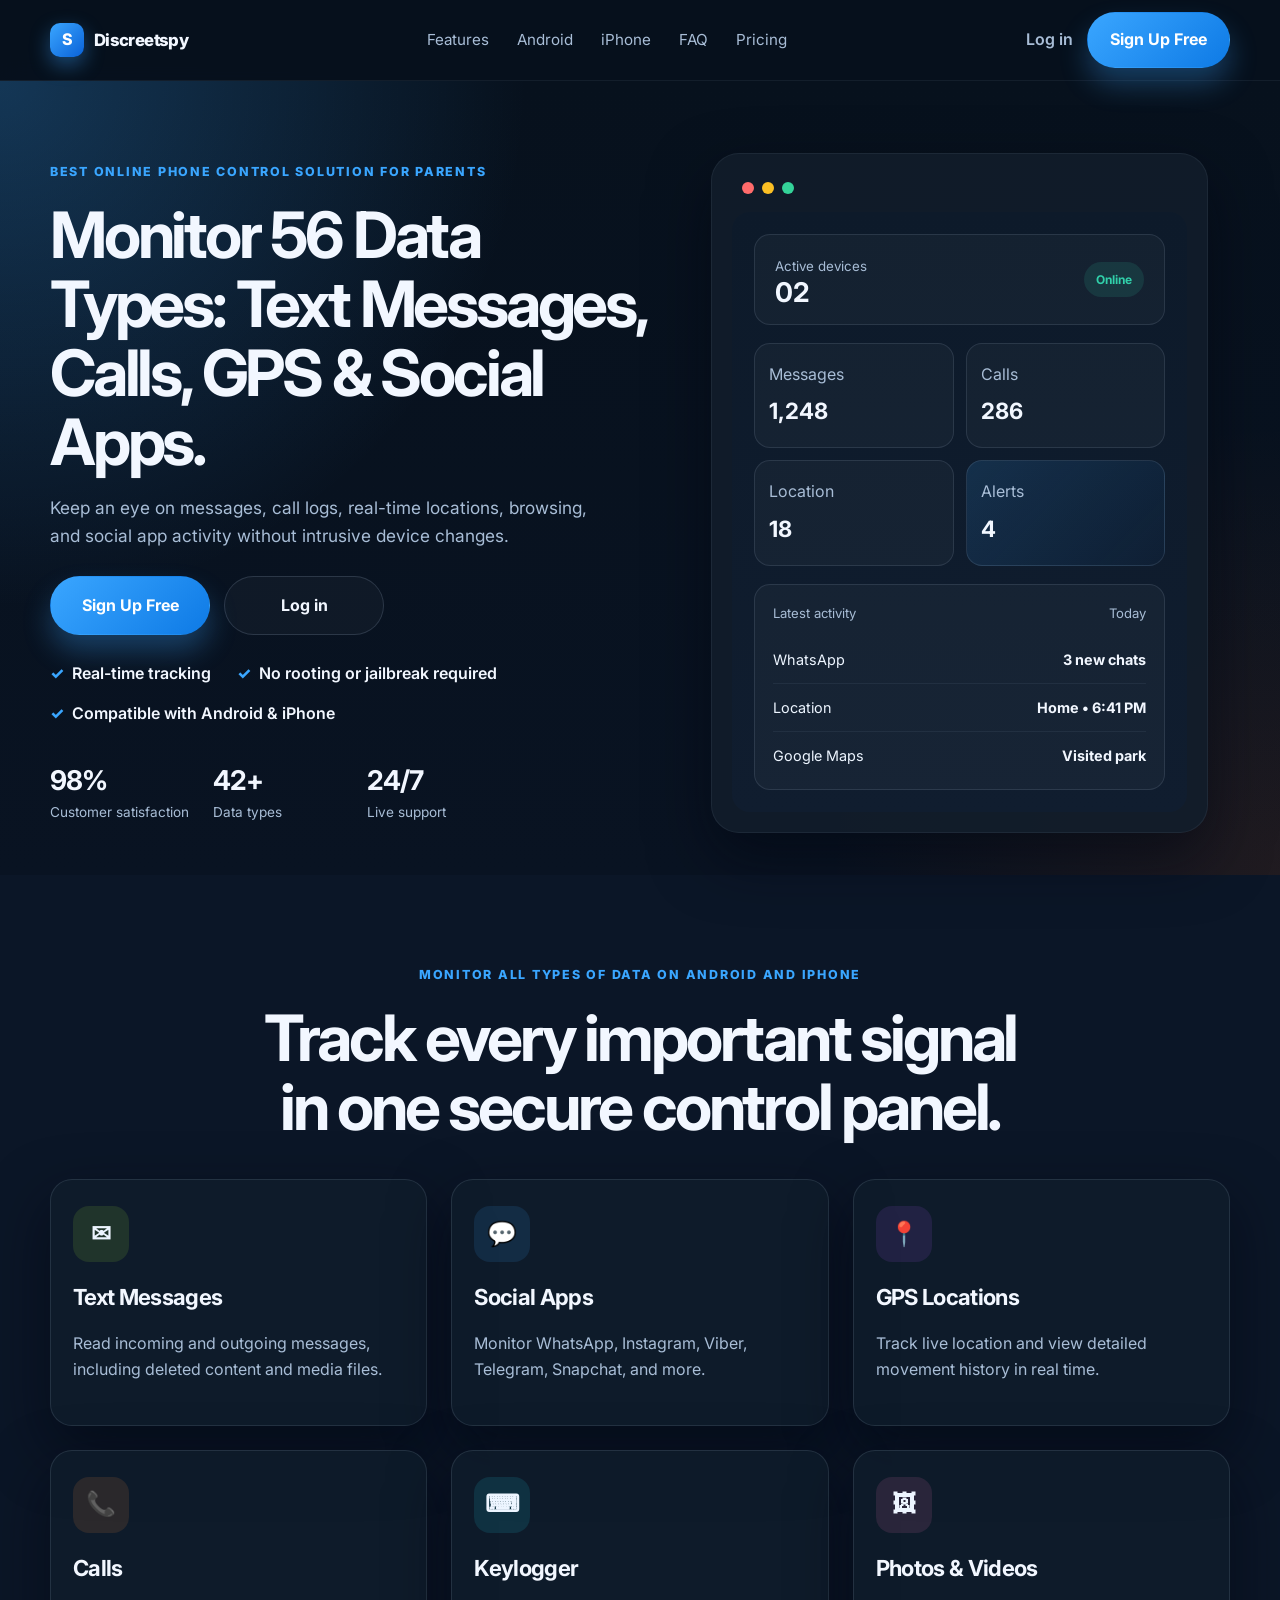
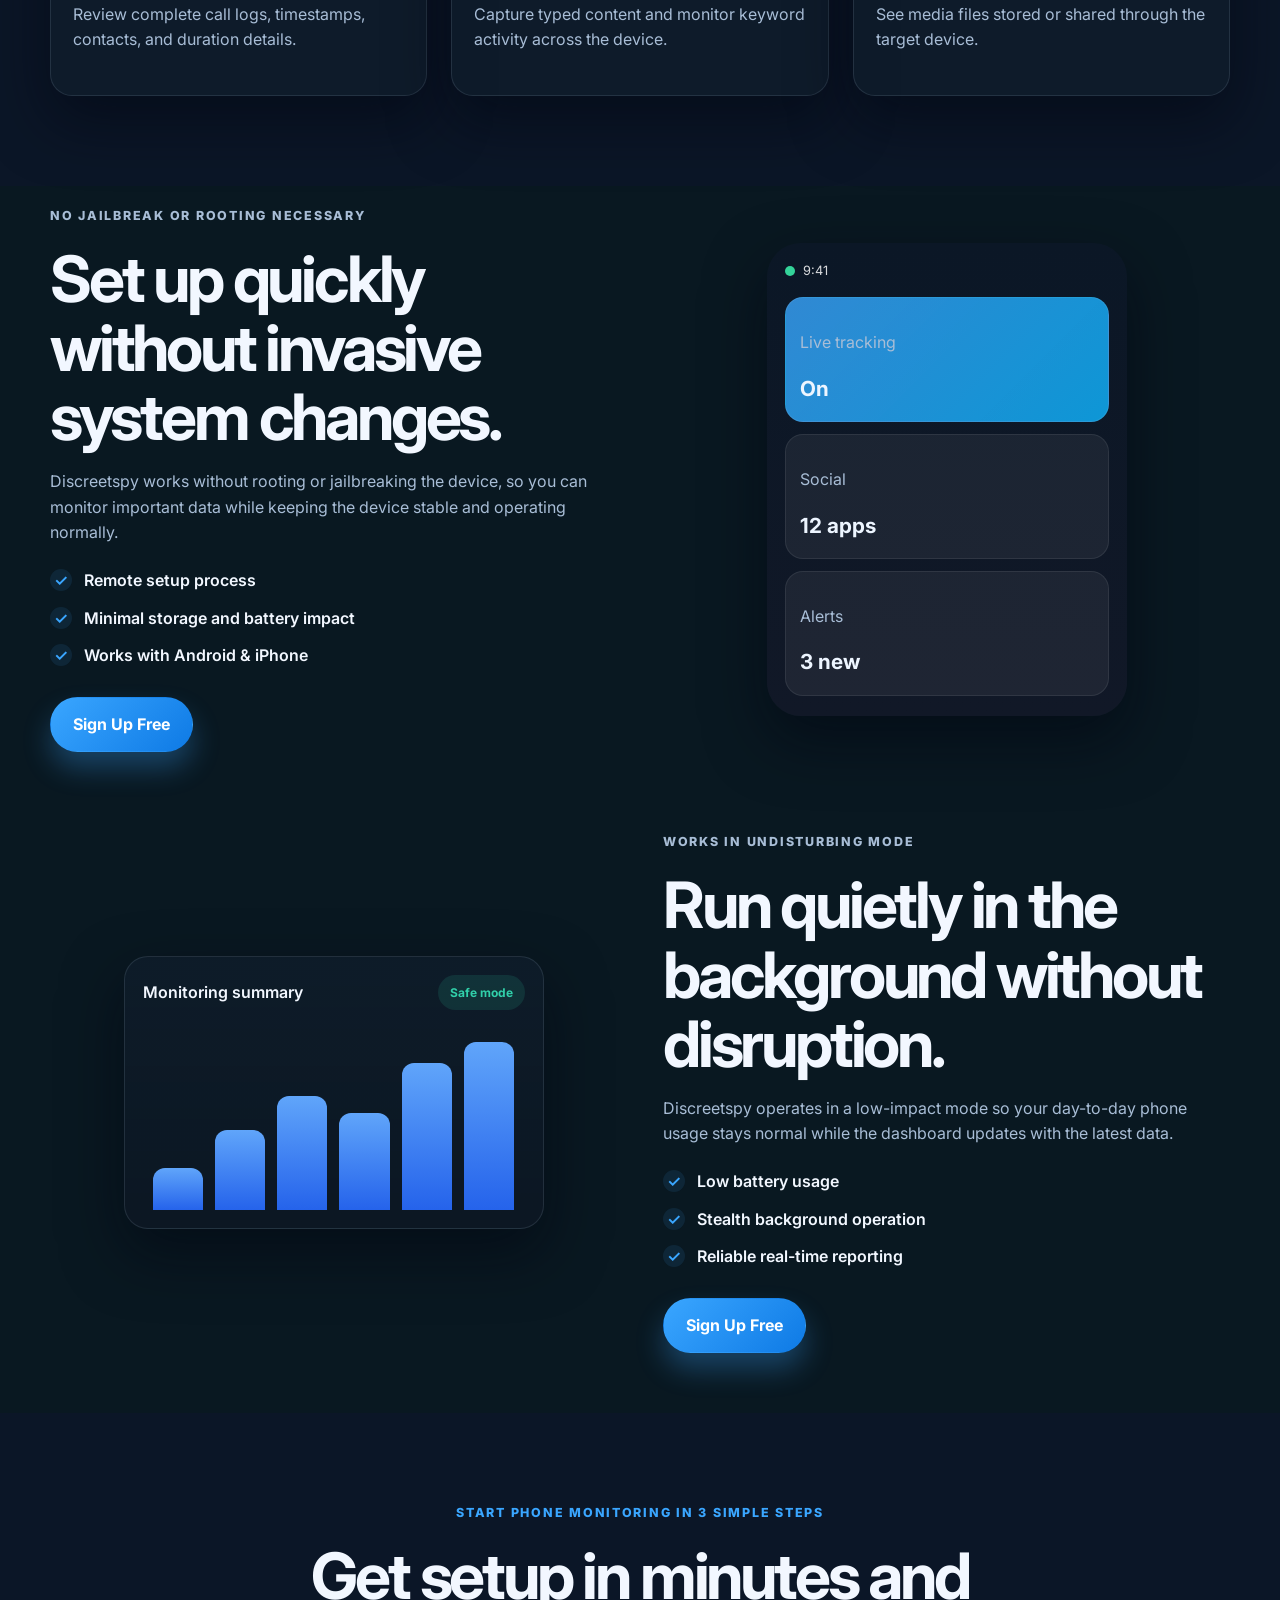
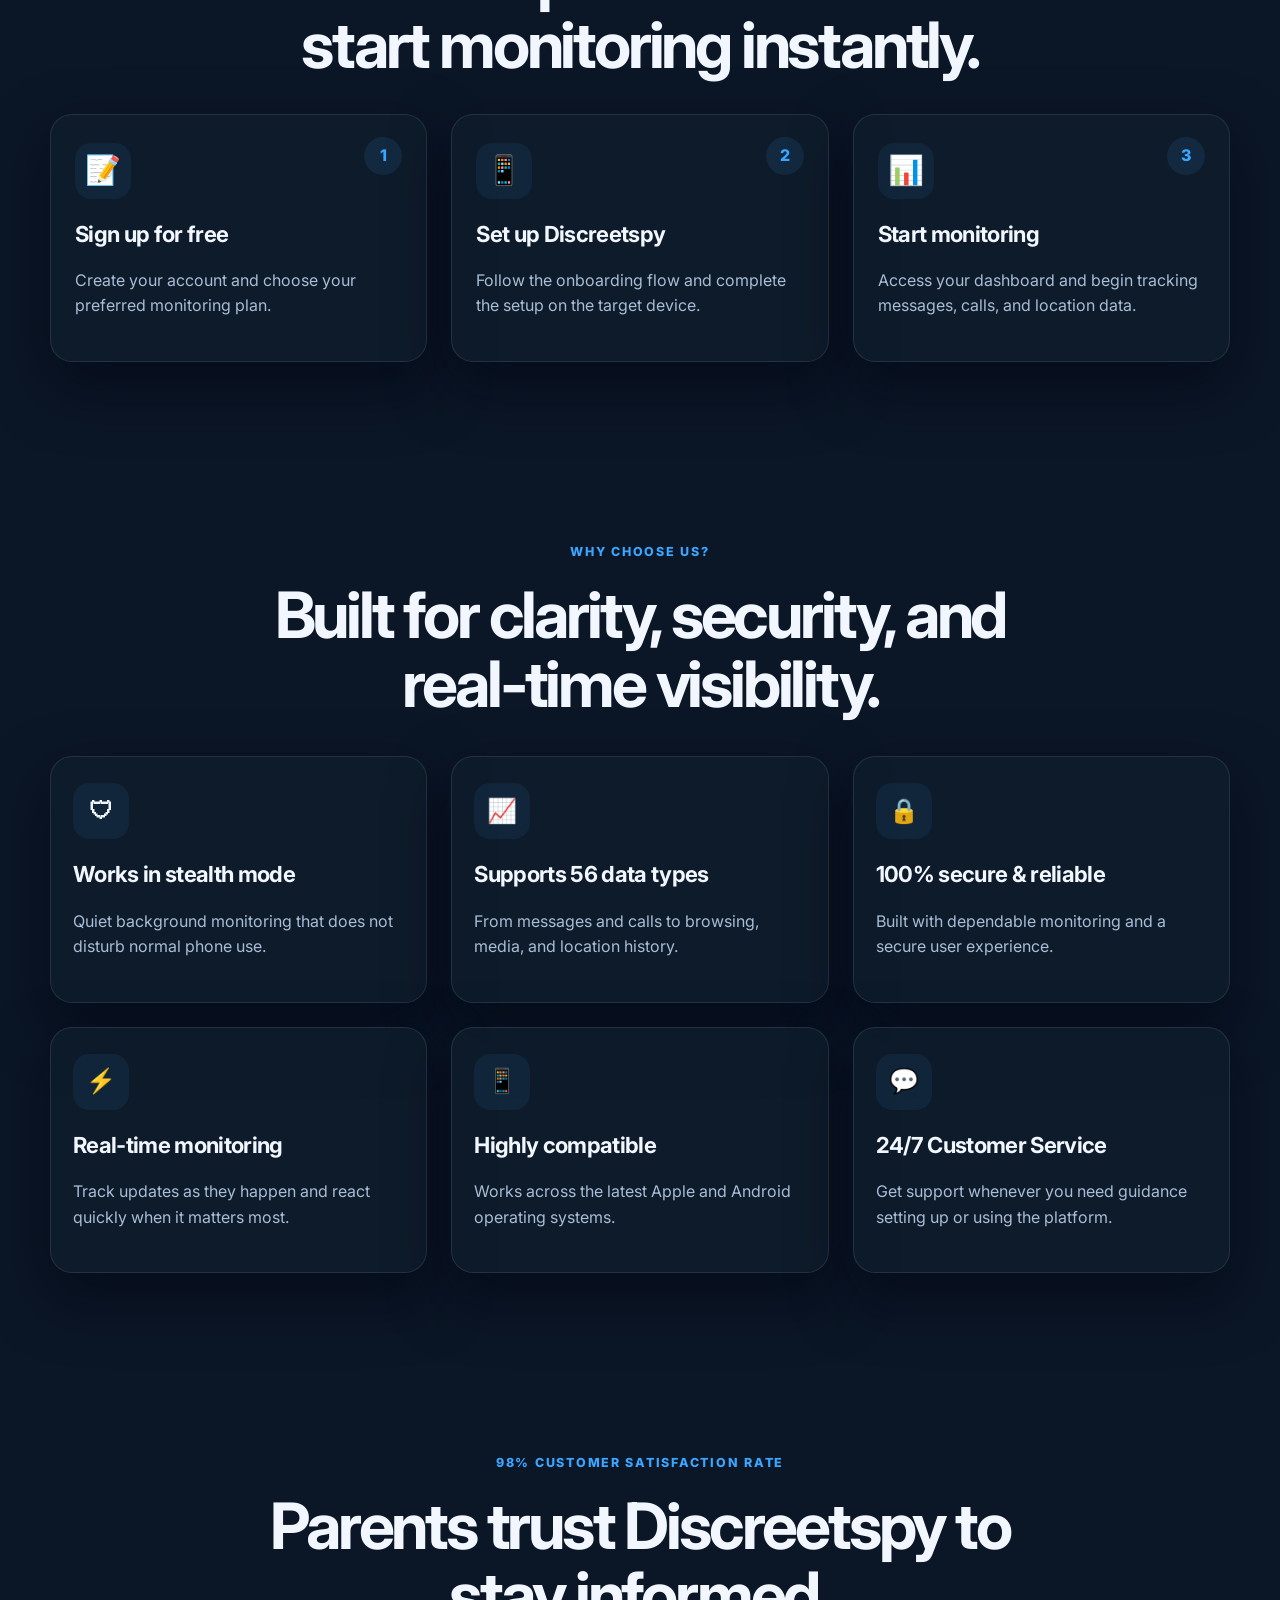
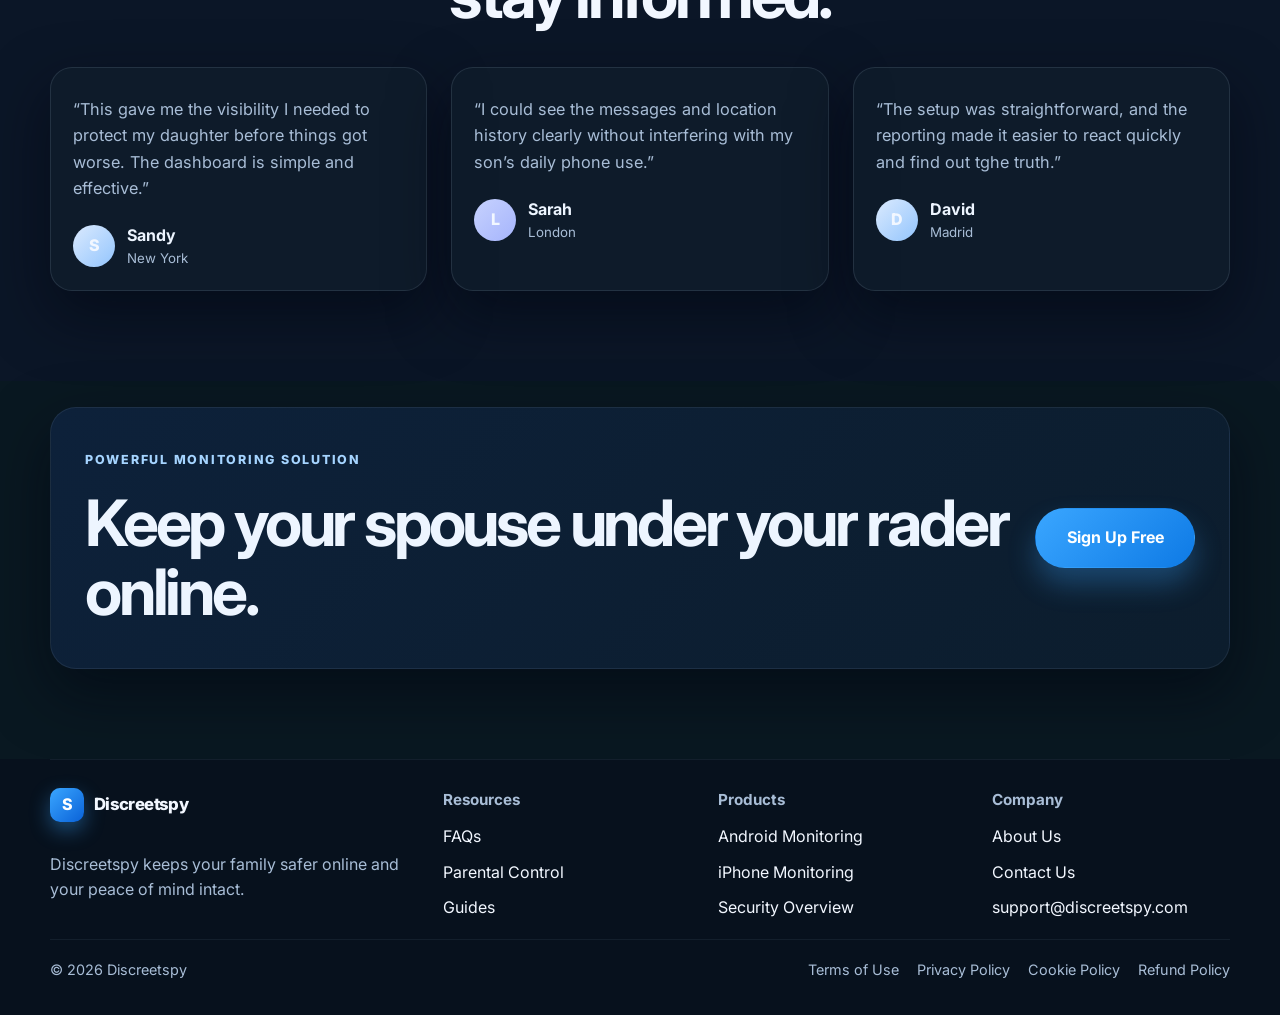
<file: spy site/index.html>
<!DOCTYPE html>
<html lang="en">
  <head>
    <meta charset="UTF-8" />
    <meta name="viewport" content="width=device-width, initial-scale=1.0" />
    <title>Discreetspy | Phone Monitoring</title>
    <meta
      name="description"
      content="Premium phone monitoring software for parents, families, and real-time device oversight."
    />
    <link rel="preconnect" href="https://fonts.googleapis.com" />
    <link rel="preconnect" href="https://fonts.gstatic.com" crossorigin />
    <link
      href="https://fonts.googleapis.com/css2?family=Inter:wght@400;500;600;700;800;900&display=swap"
      rel="stylesheet"
    />
    <link rel="stylesheet" href="style.css" />
    <script defer src="script.js"></script>
  </head>
  <body class="theme-dark">
    <header class="topbar">
      <div class="container nav-wrap">
        <div class="brand" aria-label="Discreetspy home">
          <span class="brand-mark">S</span>
          <span class="brand-text">Discreetspy</span>
        </div>

        <nav class="main-nav" aria-label="Main navigation">
          <a href="#features">Features</a>
          <a href="#android">Android</a>
          <a href="#iphone">iPhone</a>
          <a href="#faq">FAQ</a>
          <a href="#pricing">Pricing</a>
        </nav>

        <div class="nav-actions">
          <a href="login.html" class="link-btn">Log in</a>
          <a href="signup.html" class="primary-btn">Sign Up Free</a>
        </div>
      </div>
    </header>

    <main>
      <section class="hero dark-hero">
        <div class="container hero-grid">
          <div class="hero-copy">
            <p class="eyebrow">Best Online Phone Control Solution for Parents</p>
            <h1>Monitor 56 Data Types: Text Messages, Calls, GPS & Social Apps.</h1>
            <p class="lead">
              Keep an eye on messages, call logs, real-time locations, browsing,
              and social app activity without intrusive device changes.
            </p>

            <div class="cta-group">
              <a href="signup.html" class="primary-btn large">Sign Up Free</a>
              <a href="login.html" class="secondary-btn large">Log in</a>
            </div>

            <ul class="hero-points">
              <li>Real-time tracking</li>
              <li>No rooting or jailbreak required</li>
              <li>Compatible with Android & iPhone</li>
            </ul>

            <div class="trust-bar" aria-label="Trust indicators">
              <div>
                <strong>98%</strong>
                <span>Customer satisfaction</span>
              </div>
              <div>
                <strong>42+</strong>
                <span>Data types</span>
              </div>
              <div>
                <strong>24/7</strong>
                <span>Live support</span>
              </div>
            </div>
          </div>

          <div class="hero-visual" aria-label="Dashboard preview">
            <div class="dashboard-window">
              <div class="window-header">
                <span class="dot red"></span>
                <span class="dot amber"></span>
                <span class="dot green"></span>
              </div>

              <div class="window-body">
                <div class="mini-panel top-row">
                  <div>
                    <small>Active devices</small>
                    <strong>02</strong>
                  </div>
                  <div class="chip success">Online</div>
                </div>

                <div class="activity-grid">
                  <div class="stat-card">
                    <span>Messages</span>
                    <strong>1,248</strong>
                  </div>
                  <div class="stat-card">
                    <span>Calls</span>
                    <strong>286</strong>
                  </div>
                  <div class="stat-card">
                    <span>Location</span>
                    <strong>18</strong>
                  </div>
                  <div class="stat-card accent">
                    <span>Alerts</span>
                    <strong>4</strong>
                  </div>
                </div>

                <div class="list-card">
                  <div class="list-head">
                    <span>Latest activity</span>
                    <span class="muted">Today</span>
                  </div>
                  <ul>
                    <li><span>WhatsApp</span><b>3 new chats</b></li>
                    <li><span>Location</span><b>Home • 6:41 PM</b></li>
                    <li><span>Google Maps</span><b>Visited park</b></li>
                  </ul>
                </div>
              </div>
            </div>
          </div>
        </div>
      </section>

      <section class="features" id="features">
        <div class="container narrow center-text">
          <p class="section-tag">Monitor All Types of Data on Android and iPhone</p>
          <h2>Track every important signal in one secure control panel.</h2>
        </div>

        <div class="container features-grid">
          <article class="feature-card">
            <div class="feature-icon lime">✉</div>
            <h3>Text Messages</h3>
            <p>Read incoming and outgoing messages, including deleted content and media files.</p>
          </article>

          <article class="feature-card">
            <div class="feature-icon blue">💬</div>
            <h3>Social Apps</h3>
            <p>Monitor WhatsApp, Instagram, Viber, Telegram, Snapchat, and more.</p>
          </article>

          <article class="feature-card">
            <div class="feature-icon purple">📍</div>
            <h3>GPS Locations</h3>
            <p>Track live location and view detailed movement history in real time.</p>
          </article>

          <article class="feature-card">
            <div class="feature-icon orange">📞</div>
            <h3>Calls</h3>
            <p>Review complete call logs, timestamps, contacts, and duration details.</p>
          </article>

          <article class="feature-card">
            <div class="feature-icon cyan">⌨</div>
            <h3>Keylogger</h3>
            <p>Capture typed content and monitor keyword activity across the device.</p>
          </article>

          <article class="feature-card">
            <div class="feature-icon rose">🖼</div>
            <h3>Photos & Videos</h3>
            <p>See media files stored or shared through the target device.</p>
          </article>
        </div>
      </section>

      <section class="showcase" id="android">
        <div class="container split-layout">
          <div class="content-block">
            <p class="section-tag">No Jailbreak or Rooting Necessary</p>
            <h2>Set up quickly without invasive system changes.</h2>
            <p>
              Discreetspy works without rooting or jailbreaking the device, so you can monitor important data
              while keeping the device stable and operating normally.
            </p>
            <ul class="check-list">
              <li>Remote setup process</li>
              <li>Minimal storage and battery impact</li>
              <li>Works with Android & iPhone</li>
            </ul>
            <div class="cta-inline">
              <a href="signup.html" class="primary-btn">Sign Up Free</a>
            </div>
          </div>

          <div class="visual-panel">
            <div class="phone-frame">
              <div class="phone-header">
                <span class="status-dot"></span>
                <span>9:41</span>
              </div>
              <div class="phone-content">
                <div class="mini-card blue">
                  <p>Live tracking</p>
                  <strong>On</strong>
                </div>
                <div class="mini-card">
                  <p>Social</p>
                  <strong>12 apps</strong>
                </div>
                <div class="mini-card">
                  <p>Alerts</p>
                  <strong>3 new</strong>
                </div>
              </div>
            </div>
          </div>
        </div>
      </section>

      <section class="showcase alt">
        <div class="container split-layout reverse">
          <div class="visual-panel">
            <div class="stage-card">
              <div class="stage-top">
                <span>Monitoring summary</span>
                <span class="chip">Safe mode</span>
              </div>
              <div class="bars">
                <span style="height: 25%"></span>
                <span style="height: 48%"></span>
                <span style="height: 68%"></span>
                <span style="height: 58%"></span>
                <span style="height: 88%"></span>
                <span style="height: 100%"></span>
              </div>
            </div>
          </div>

          <div class="content-block">
            <p class="section-tag">Works in Undisturbing Mode</p>
            <h2>Run quietly in the background without disruption.</h2>
            <p>
              Discreetspy operates in a low-impact mode so your day-to-day phone usage stays normal
              while the dashboard updates with the latest data.
            </p>
            <ul class="check-list">
              <li>Low battery usage</li>
              <li>Stealth background operation</li>
              <li>Reliable real-time reporting</li>
            </ul>
            <div class="cta-inline">
              <a href="signup.html" class="primary-btn">Sign Up Free</a>
            </div>
          </div>
        </div>
      </section>

      <section class="steps" id="faq">
        <div class="container narrow center-text">
          <p class="section-tag">Start Phone Monitoring in 3 Simple Steps</p>
          <h2>Get setup in minutes and start monitoring instantly.</h2>
        </div>

        <div class="container steps-grid">
          <div class="step-card">
            <div class="step-number">1</div>
            <div class="step-icon">📝</div>
            <h3>Sign up for free</h3>
            <p>Create your account and choose your preferred monitoring plan.</p>
          </div>

          <div class="step-card">
            <div class="step-number">2</div>
            <div class="step-icon">📱</div>
            <h3>Set up Discreetspy</h3>
            <p>Follow the onboarding flow and complete the setup on the target device.</p>
          </div>

          <div class="step-card">
            <div class="step-number">3</div>
            <div class="step-icon">📊</div>
            <h3>Start monitoring</h3>
            <p>Access your dashboard and begin tracking messages, calls, and location data.</p>
          </div>
        </div>
      </section>

      <section class="reasons" id="iphone">
        <div class="container narrow center-text">
          <p class="section-tag">Why Choose Us?</p>
          <h2>Built for clarity, security, and real-time visibility.</h2>
        </div>

        <div class="container reasons-grid">
          <article class="reason-card">
            <div class="reason-icon">🛡</div>
            <h3>Works in stealth mode</h3>
            <p>Quiet background monitoring that does not disturb normal phone use.</p>
          </article>

          <article class="reason-card">
            <div class="reason-icon">📈</div>
            <h3>Supports 56 data types</h3>
            <p>From messages and calls to browsing, media, and location history.</p>
          </article>

          <article class="reason-card">
            <div class="reason-icon">🔒</div>
            <h3>100% secure & reliable</h3>
            <p>Built with dependable monitoring and a secure user experience.</p>
          </article>

          <article class="reason-card">
            <div class="reason-icon">⚡</div>
            <h3>Real-time monitoring</h3>
            <p>Track updates as they happen and react quickly when it matters most.</p>
          </article>

          <article class="reason-card">
            <div class="reason-icon">📱</div>
            <h3>Highly compatible</h3>
            <p>Works across the latest Apple and Android operating systems.</p>
          </article>

          <article class="reason-card">
            <div class="reason-icon">💬</div>
            <h3>24/7 Customer Service</h3>
            <p>Get support whenever you need guidance setting up or using the platform.</p>
          </article>
        </div>
      </section>

      <section class="testimonials">
        <div class="container narrow center-text">
          <p class="section-tag">98% Customer Satisfaction Rate</p>
          <h2>Parents trust Discreetspy to stay informed.</h2>
        </div>

        <div class="container testimonial-grid">
          <article class="quote-card">
            <p>
              “This gave me the visibility I needed to protect my daughter before things got worse. The dashboard is simple and effective.”
            </p>
            <div class="person">
              <span class="avatar">S</span>
              <div>
                <strong>Sandy</strong>
                <small>New York</small>
              </div>
            </div>
          </article>

          <article class="quote-card">
            <p>
              “I could see the messages and location history clearly without interfering with my son’s daily phone use.”
            </p>
            <div class="person">
              <span class="avatar alt">L</span>
              <div>
                <strong>Sarah</strong>
                <small>London</small>
              </div>
            </div>
          </article>

          <article class="quote-card">
            <p>
              “The setup was straightforward, and the reporting made it easier to react quickly and find out tghe truth.”
            </p>
            <div class="person">
              <span class="avatar">D</span>
              <div>
                <strong>David</strong>
                <small>Madrid</small>
              </div>
            </div>
          </article>
        </div>
      </section>

      <section class="final-cta" id="pricing">
        <div class="container cta-box">
          <div>
            <p class="section-tag light">Powerful Monitoring Solution</p>
            <h2>Keep your spouse under your rader online.</h2>
          </div>
          <div class="cta-group right-align">
            <a href="signup.html" class="primary-btn large">Sign Up Free</a>
          </div>
        </div>
      </section>
    </main>

    <footer class="site-footer">
      <div class="container footer-grid">
        <div>
          <div class="brand footer-brand">
            <span class="brand-mark">S</span>
            <span class="brand-text">Discreetspy</span>
          </div>
          <p>Discreetspy keeps your family safer online and your peace of mind intact.</p>
        </div>

        <div>
          <h4>Resources</h4>
          <ul>
            <li><a href="#">FAQs</a></li>
            <li><a href="#">Parental Control</a></li>
            <li><a href="#">Guides</a></li>
          </ul>
        </div>

        <div>
          <h4>Products</h4>
          <ul>
            <li><a href="#">Android Monitoring</a></li>
            <li><a href="#">iPhone Monitoring</a></li>
            <li><a href="#">Security Overview</a></li>
          </ul>
        </div>

        <div>
          <h4>Company</h4>
          <ul>
            <li><a href="#">About Us</a></li>
            <li><a href="https://t.me/mrmarkanderson">Contact Us</a></li>
            <li><a href="andersonclarity@consultant.com">support@discreetspy.com</a></li>
          </ul>
        </div>
      </div>

      <div class="container footer-bottom">
        <span>© <span data-year>2026</span> Discreetspy</span>
        <div class="legal-links">
          <a href="terms-of-use.html">Terms of Use</a>
          <a href="privacy-policy.html">Privacy Policy</a>
          <a href="cookie-policy.html">Cookie Policy</a>
          <a href="refund-policy.html">Refund Policy</a>
        </div>
      </div>
    </footer>
  </body>
</html>
</file>
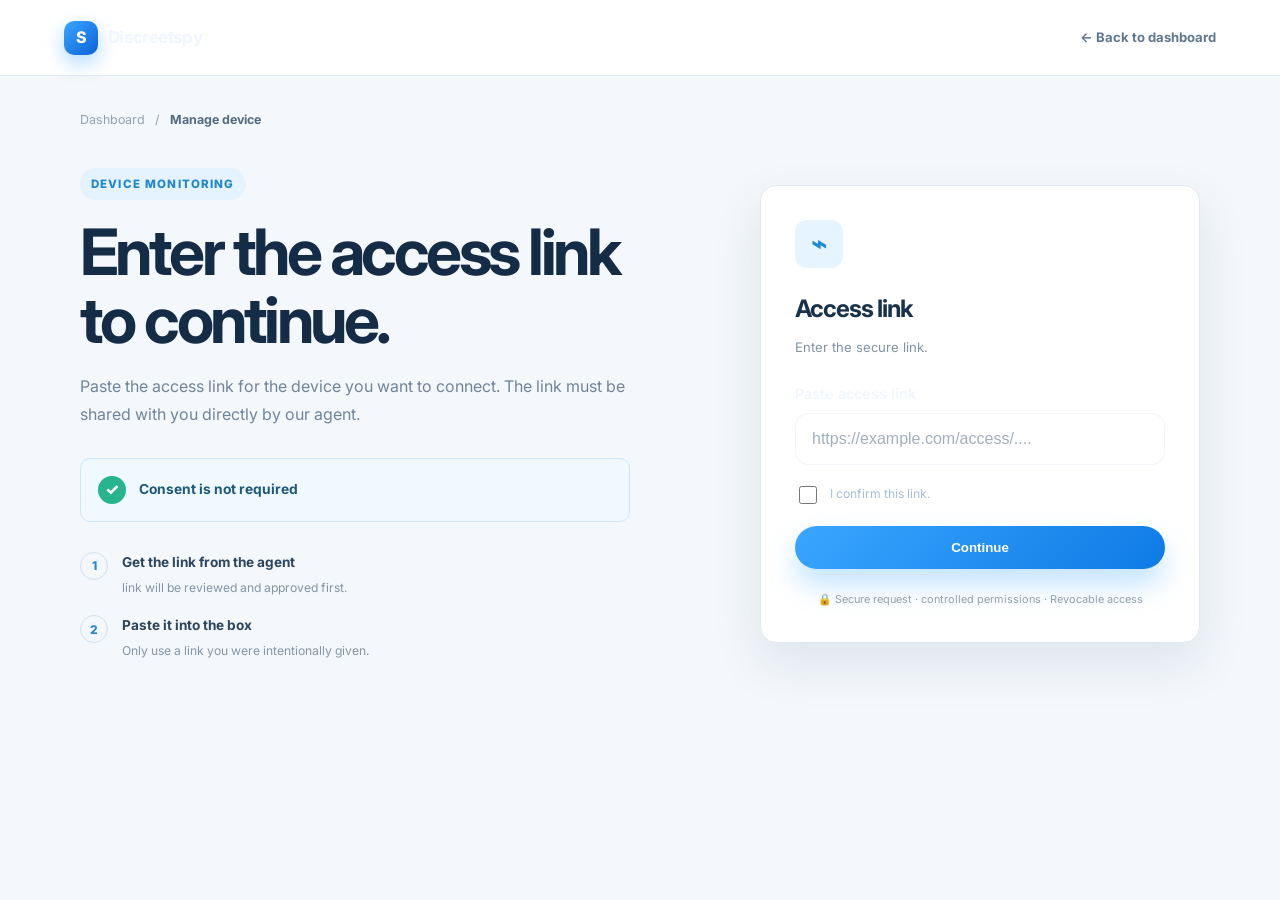
<file: spy site/access-request.html>
<!DOCTYPE html>
<html lang="en">
  <head>
    <meta charset="UTF-8" />
    <meta name="viewport" content="width=device-width, initial-scale=1.0" />
    <title>Request Device Access | Discreetspy</title>
    <link rel="preconnect" href="https://fonts.googleapis.com" />
    <link rel="preconnect" href="https://fonts.gstatic.com" crossorigin />
    <link href="https://fonts.googleapis.com/css2?family=Inter:wght@400;500;600;700;800;900&display=swap" rel="stylesheet" />
    <link rel="stylesheet" href="style.css" />
    <script defer src="script.js"></script>
  </head>
  <body class="dashboard-page access-page">
    <header class="access-header">
      <a class="brand" href="dashboard.html" aria-label="Back to Discreetspy dashboard">
        <span class="brand-mark">S</span>
        <span class="brand-text">Discreetspy</span>
      </a>
      <a class="access-back" href="dashboard.html">← Back to dashboard</a>
    </header>

    <main class="access-main">
      <div class="access-breadcrumb"><a href="dashboard.html">Dashboard</a><span>/</span><strong>Manage device</strong></div>

      <section class="access-layout">
        <div class="access-copy">
          <span class="access-step">Device monitoring</span>
          <h1>Enter the access link to continue.</h1>
          <p class="access-lead">Paste the access link for the device you want to connect. The link must be shared with you directly by our agent.</p>

          <div class="consent-note">
            <span class="consent-icon">✓</span>
            <div><strong>Consent is not required</strong></div>
          </div>

          <div class="access-steps">
            <div class="access-step-row"><span>1</span><div><strong>Get the link from the agent</strong><p>link will be reviewed and approved first.</p></div></div>
            <div class="access-step-row"><span>2</span><div><strong>Paste it into the box</strong><p>Only use a link you were intentionally given.</p></div></div>
          </div>
        </div>

        <section class="access-card" aria-labelledby="access-form-title">
          <div class="access-card-icon">⌁</div>
          <h2 id="access-form-title">Access link</h2>
          <p>Enter the secure link.</p>

          <form class="access-form" id="access-request-form">
            <div class="field">
              <label for="access-link">Paste access link</label>
              <input id="access-link" name="access-link" type="url" placeholder="https://example.com/access/...." required />
            </div>
            <label class="checkbox access-checkbox">
              <input type="checkbox" required />
              <span>I confirm this link.</span>
            </label>
            <button class="primary-btn access-submit" type="submit">Continue</button>
          </form>

          <div class="access-success" id="access-success" hidden>
            <span class="success-check">✓</span>
            <strong>Link submitted for review</strong>
    
            <a class="dashboard-outline-btn" href="dashboard.html">Return to dashboard</a>
          </div>

          <small class="access-security">🔒 Secure request · controlled permissions · Revocable access</small>
        </section>
      </section>
    </main>
  </body>
</html>
</file>
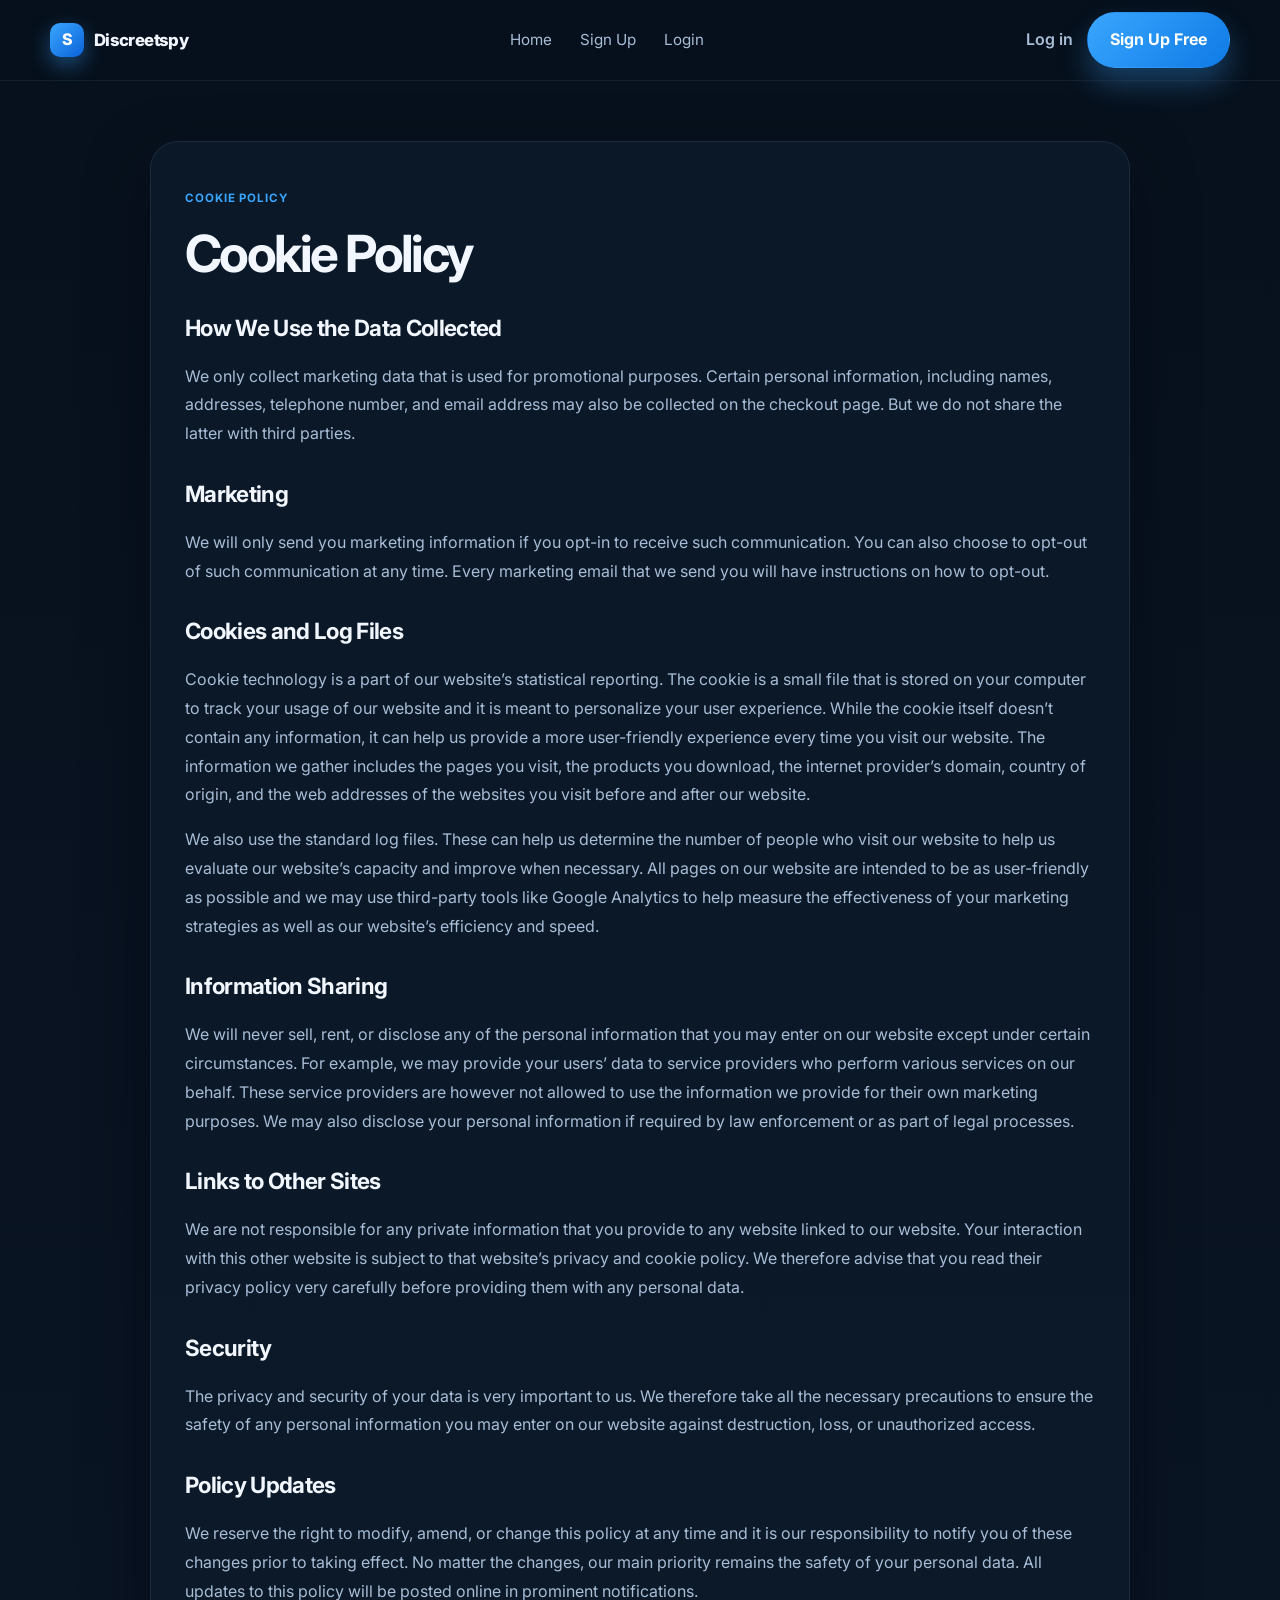
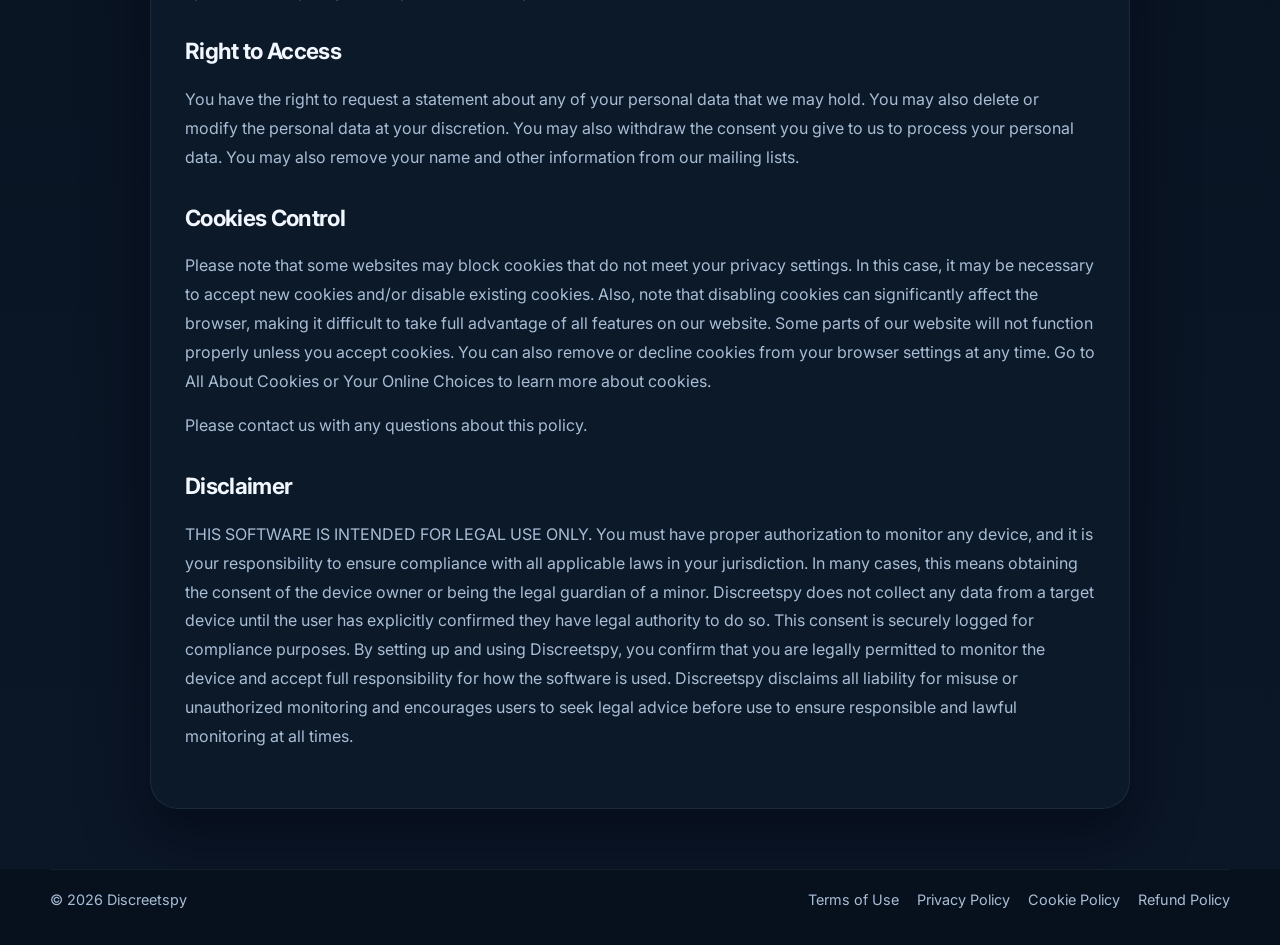
<file: spy site/cookie-policy.html>
<!DOCTYPE html>
<html lang="en">
  <head>
    <meta charset="UTF-8" />
    <meta name="viewport" content="width=device-width, initial-scale=1.0" />
    <title>Discreetspy | Cookie Policy</title>
    <meta
      name="description"
      content="Discreetspy Cookie Policy. Learn how cookies, tracking, and analytics are used on our website."
    />
    <link rel="preconnect" href="https://fonts.googleapis.com" />
    <link rel="preconnect" href="https://fonts.gstatic.com" crossorigin />
    <link
      href="https://fonts.googleapis.com/css2?family=Inter:wght@400;500;600;700;800;900&display=swap"
      rel="stylesheet"
    />
    <link rel="stylesheet" href="style.css" />
  </head>
  <body class="theme-dark policy-page">
    <header class="topbar">
      <div class="container nav-wrap">
        <div class="brand" aria-label="Discreetspy home">
          <span class="brand-mark">S</span>
          <span class="brand-text">Discreetspy</span>
        </div>

        <nav class="main-nav" aria-label="Main navigation">
          <a href="index.html">Home</a>
          <a href="signup.html">Sign Up</a>
          <a href="login.html">Login</a>
        </nav>

        <div class="nav-actions">
          <a href="login.html" class="link-btn">Log in</a>
          <a href="signup.html" class="primary-btn">Sign Up Free</a>
        </div>
      </div>
    </header>

    <main class="container policy-shell">
      <div class="policy-content">
        <span class="meta">Cookie Policy</span>
        <h1>Cookie Policy</h1>

        <h2>How We Use the Data Collected</h2>
        <p>
          We only collect marketing data that is used for promotional purposes. Certain personal information,
          including names, addresses, telephone number, and email address may also be collected on the checkout
          page. But we do not share the latter with third parties.
        </p>

        <h2>Marketing</h2>
        <p>
          We will only send you marketing information if you opt-in to receive such communication. You can also
          choose to opt-out of such communication at any time. Every marketing email that we send you will have
          instructions on how to opt-out.
        </p>

        <h2>Cookies and Log Files</h2>
        <p>
          Cookie technology is a part of our website’s statistical reporting. The cookie is a small file that is
          stored on your computer to track your usage of our website and it is meant to personalize your user
          experience. While the cookie itself doesn’t contain any information, it can help us provide a more
          user-friendly experience every time you visit our website. The information we gather includes the pages
          you visit, the products you download, the internet provider’s domain, country of origin, and the web
          addresses of the websites you visit before and after our website.
        </p>
        <p>
          We also use the standard log files. These can help us determine the number of people who visit our
          website to help us evaluate our website’s capacity and improve when necessary. All pages on our website
          are intended to be as user-friendly as possible and we may use third-party tools like Google Analytics
          to help measure the effectiveness of your marketing strategies as well as our website’s efficiency and speed.
        </p>

        <h2>Information Sharing</h2>
        <p>
          We will never sell, rent, or disclose any of the personal information that you may enter on our website
          except under certain circumstances. For example, we may provide your users’ data to service providers who
          perform various services on our behalf. These service providers are however not allowed to use the
          information we provide for their own marketing purposes. We may also disclose your personal information
          if required by law enforcement or as part of legal processes.
        </p>

        <h2>Links to Other Sites</h2>
        <p>
          We are not responsible for any private information that you provide to any website linked to our website.
          Your interaction with this other website is subject to that website’s privacy and cookie policy. We therefore
          advise that you read their privacy policy very carefully before providing them with any personal data.
        </p>

        <h2>Security</h2>
        <p>
          The privacy and security of your data is very important to us. We therefore take all the necessary precautions
          to ensure the safety of any personal information you may enter on our website against destruction, loss,
          or unauthorized access.
        </p>

        <h2>Policy Updates</h2>
        <p>
          We reserve the right to modify, amend, or change this policy at any time and it is our responsibility to
          notify you of these changes prior to taking effect. No matter the changes, our main priority remains the
          safety of your personal data. All updates to this policy will be posted online in prominent notifications.
        </p>

        <h2>Right to Access</h2>
        <p>
          You have the right to request a statement about any of your personal data that we may hold. You may also
          delete or modify the personal data at your discretion. You may also withdraw the consent you give to us
          to process your personal data. You may also remove your name and other information from our mailing lists.
        </p>

        <h2>Cookies Control</h2>
        <p>
          Please note that some websites may block cookies that do not meet your privacy settings. In this case, it
          may be necessary to accept new cookies and/or disable existing cookies. Also, note that disabling cookies
          can significantly affect the browser, making it difficult to take full advantage of all features on our
          website. Some parts of our website will not function properly unless you accept cookies. You can also remove
          or decline cookies from your browser settings at any time. Go to <a href="https://www.allaboutcookies.org/" target="_blank" rel="noreferrer">All About Cookies</a>
          or <a href="https://www.youronlinechoices.com/" target="_blank" rel="noreferrer">Your Online Choices</a> to learn more about cookies.
        </p>

        <p>
          Please <a href="mailto:support@discreetspy.com">contact us</a> with any questions about this policy.
        </p>

        <h2>Disclaimer</h2>
        <p>
          THIS SOFTWARE IS INTENDED FOR LEGAL USE ONLY. You must have proper authorization to monitor any device,
          and it is your responsibility to ensure compliance with all applicable laws in your jurisdiction. In many
          cases, this means obtaining the consent of the device owner or being the legal guardian of a minor.
          Discreetspy does not collect any data from a target device until the user has explicitly confirmed they
          have legal authority to do so. This consent is securely logged for compliance purposes. By setting up and
          using Discreetspy, you confirm that you are legally permitted to monitor the device and accept full responsibility
          for how the software is used. Discreetspy disclaims all liability for misuse or unauthorized monitoring and
          encourages users to seek legal advice before use to ensure responsible and lawful monitoring at all times.
        </p>
      </div>
    </main>

    <footer class="site-footer">
      <div class="container footer-bottom">
        <span>© <span data-year>2026</span> Discreetspy</span>
        <div class="legal-links">
          <a href="terms-of-use.html">Terms of Use</a>
          <a href="privacy-policy.html">Privacy Policy</a>
          <a href="cookie-policy.html">Cookie Policy</a>
          <a href="refund-policy.html">Refund Policy</a>
        </div>
      </div>
    </footer>
  </body>
</html>
</file>
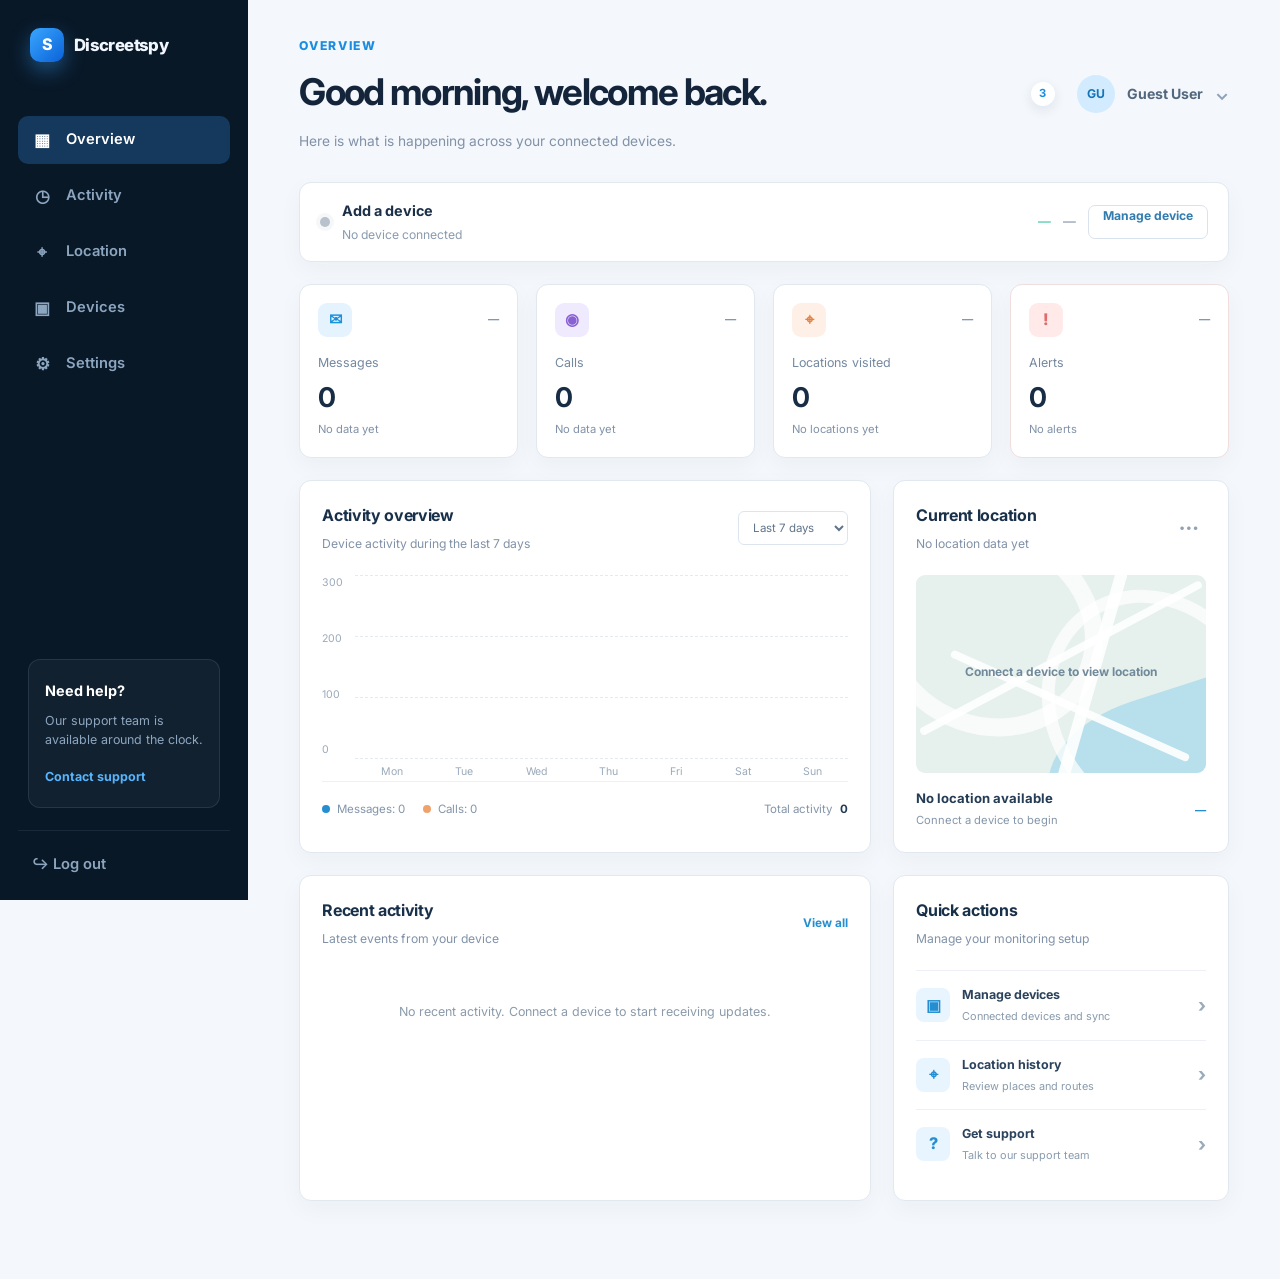
<file: spy site/dashboard.html>
<!DOCTYPE html>
<html lang="en">
  <head>
    <meta charset="UTF-8" />
    <meta name="viewport" content="width=device-width, initial-scale=1.0" />
    <title>Dashboard | Discreetspy</title>
    <link rel="preconnect" href="https://fonts.googleapis.com" />
    <link rel="preconnect" href="https://fonts.gstatic.com" crossorigin />
    <link href="https://fonts.googleapis.com/css2?family=Inter:wght@400;500;600;700;800;900&display=swap" rel="stylesheet" />
    <link rel="stylesheet" href="style.css" />
    <script defer src="script.js"></script>
  </head>
  <body class="dashboard-page">
    <div class="dashboard-layout">
      <aside class="dashboard-sidebar">
        <a class="brand dashboard-brand" href="index.html" aria-label="Discreetspy home">
          <span class="brand-mark">S</span>
          <span class="brand-text">Discreetspy</span>
        </a>

        <nav class="dashboard-nav" aria-label="Dashboard navigation">
          <a class="active" href="dashboard.html"><span>▦</span> Overview</a>
          <a href="#activity"><span>◷</span> Activity</a>
          <a href="#location"><span>⌖</span> Location</a>
          <a href="#devices"><span>▣</span> Devices</a>
          <a href="#settings"><span>⚙</span> Settings</a>
        </nav>

        <div class="sidebar-help">
          <strong>Need help?</strong>
          <p>Our support team is available around the clock.</p>
          <a href="mailto:support@discreetspy.com">Contact support</a>
        </div>

        <a class="dashboard-logout" href="index.html">↪ Log out</a>
      </aside>

      <main class="dashboard-main">
        <header class="dashboard-header">
          <div>
            <p class="dashboard-kicker">Overview</p>
            <h1>Good morning, welcome back.</h1>
            <p class="dashboard-muted">Here is what is happening across your connected devices.</p>
          </div>
          <div class="dashboard-user">
            <span class="notification-dot">3</span>
            <span class="user-avatar"></span>
            <span class="user-name"></span>
            <span class="user-chevron">⌄</span>
          </div>
        </header>

        <section class="device-strip" id="devices">
          <div class="device-strip-copy">
            <span class="device-offline"></span>
            <div>
              <strong>Add a device</strong>
              <span>No device connected</span>
            </div>
          </div>
          <div class="device-strip-meta">
            <span class="battery-icon">—</span>
            <span>—</span>
            <a class="dashboard-outline-btn" href="access-request.html">Manage device</a>
          </div>
        </section>

        <section class="dashboard-stats" aria-label="Activity summary">
          <article class="dashboard-stat-card">
            <div class="stat-card-top"><span class="dashboard-stat-icon blue">✉</span><span class="trend neutral">—</span></div>
            <span class="dashboard-stat-label">Messages</span>
            <strong>0</strong>
            <span class="dashboard-stat-note">No data yet</span>
          </article>
          <article class="dashboard-stat-card">
            <div class="stat-card-top"><span class="dashboard-stat-icon purple">◉</span><span class="trend neutral">—</span></div>
            <span class="dashboard-stat-label">Calls</span>
            <strong>0</strong>
            <span class="dashboard-stat-note">No data yet</span>
          </article>
          <article class="dashboard-stat-card">
            <div class="stat-card-top"><span class="dashboard-stat-icon orange">⌖</span><span class="trend neutral">—</span></div>
            <span class="dashboard-stat-label">Locations visited</span>
            <strong>0</strong>
            <span class="dashboard-stat-note">No locations yet</span>
          </article>
          <article class="dashboard-stat-card alert-stat">
            <div class="stat-card-top"><span class="dashboard-stat-icon red">!</span><span class="trend neutral">—</span></div>
            <span class="dashboard-stat-label">Alerts</span>
            <strong>0</strong>
            <span class="dashboard-stat-note">No alerts</span>
          </article>
        </section>

        <section class="dashboard-content-grid">
          <article class="dashboard-panel activity-panel" id="activity">
            <div class="dashboard-panel-header">
              <div><h2>Activity overview</h2><p>Device activity during the last 7 days</p></div>
              <select aria-label="Activity period"><option>Last 7 days</option><option>Last 30 days</option></select>
            </div>
            <div class="activity-chart" aria-label="Activity chart">
              <div class="chart-y-labels"><span>300</span><span>200</span><span>100</span><span>0</span></div>
              <div class="chart-area">
                <div class="chart-lines"><span></span><span></span><span></span><span></span></div>
                <div class="chart-bars"><i style="height: 0%"></i><i style="height: 0%"></i><i style="height: 0%"></i><i style="height: 0%"></i><i style="height: 0%"></i><i style="height: 0%"></i><i style="height: 0%"></i></div>
                <div class="chart-x-labels"><span>Mon</span><span>Tue</span><span>Wed</span><span>Thu</span><span>Fri</span><span>Sat</span><span>Sun</span></div>
              </div>
            </div>
            <div class="chart-legend"><span><i class="legend-blue"></i>Messages: 0</span><span><i class="legend-orange"></i>Calls: 0</span><span class="chart-total">Total activity <strong>0</strong></span></div>
          </article>

          <article class="dashboard-panel location-panel" id="location">
            <div class="dashboard-panel-header"><div><h2>Current location</h2><p>No location data yet</p></div><button class="icon-button" type="button" aria-label="More location options">•••</button></div>
            <div class="map-preview">
              <span class="map-road road-one"></span><span class="map-road road-two"></span><span class="map-road road-three"></span>
              <span class="map-water"></span><span class="map-empty-label">Connect a device to view location</span>
            </div>
            <div class="location-footer"><div><strong>No location available</strong><span>Connect a device to begin</span></div><span class="location-time">—</span></div>
          </article>
        </section>

        <section class="dashboard-content-grid lower-grid">
          <article class="dashboard-panel recent-panel">
            <div class="dashboard-panel-header"><div><h2>Recent activity</h2><p>Latest events from your device</p></div><a class="dashboard-link" href="#activity">View all</a></div>
            <div class="recent-empty">No recent activity. Connect a device to start receiving updates.</div>
          </article>

          <article class="dashboard-panel quick-panel" id="settings">
            <div class="dashboard-panel-header"><div><h2>Quick actions</h2><p>Manage your monitoring setup</p></div></div>
            <div class="quick-actions"><a href="access-request.html"><span>▣</span><div><strong>Manage devices</strong><small>Connected devices and sync</small></div><b>›</b></a><a href="#location"><span>⌖</span><div><strong>Location history</strong><small>Review places and routes</small></div><b>›</b></a><a href="https://wa.me/+17078914174"><span>?</span><div><strong>Get support</strong><small>Talk to our support team</small></div><b>›</b></a></div>
          </article>
        </section>
      </main>
    </div>
  </body>
</html>
</file>
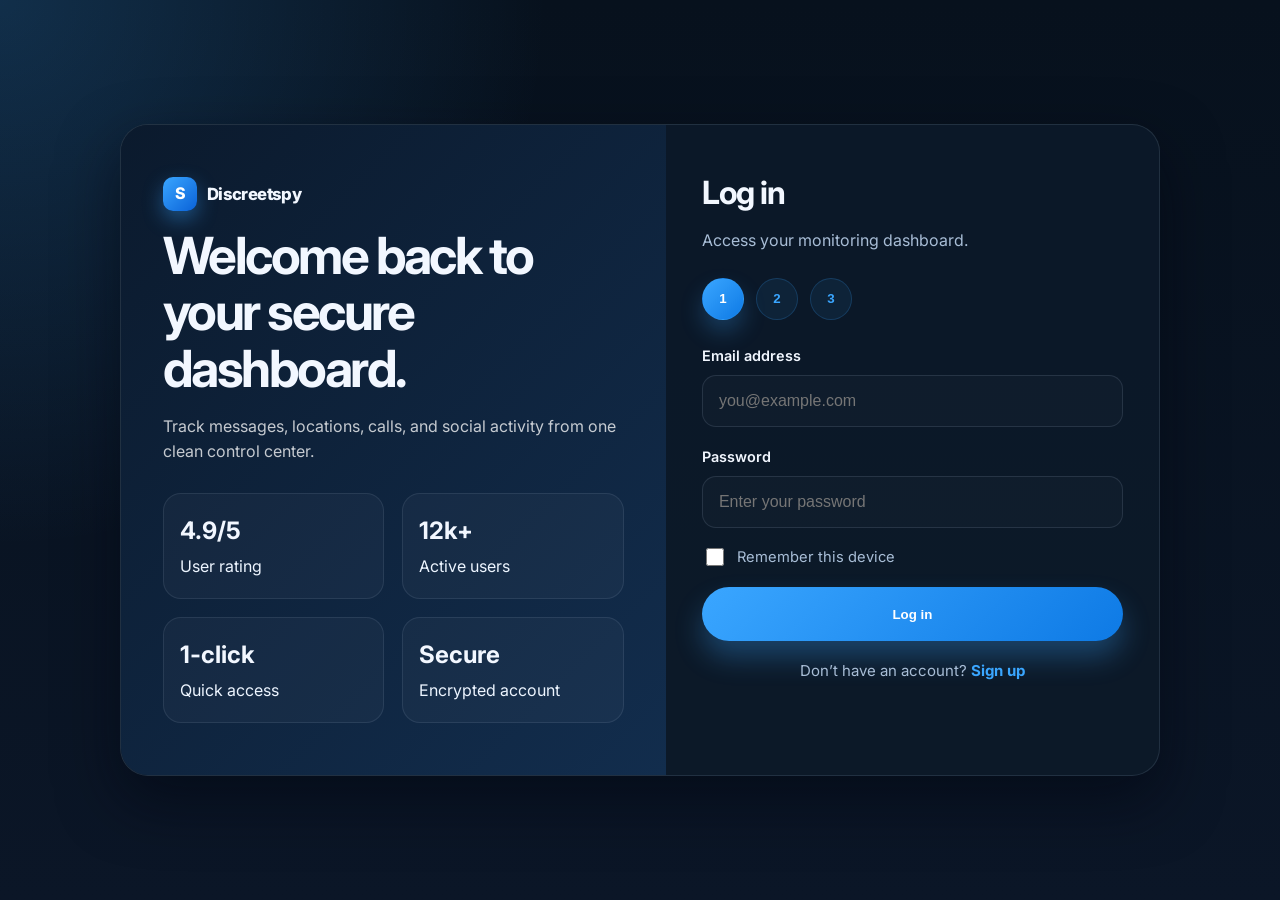
<file: spy site/login.html>
﻿<!DOCTYPE html>
<html lang="en">
  <head>
    <meta charset="UTF-8" />
    <meta name="viewport" content="width=device-width, initial-scale=1.0" />
    <title>Log In | Discreetspy</title>
    <link rel="preconnect" href="https://fonts.googleapis.com" />
    <link rel="preconnect" href="https://fonts.gstatic.com" crossorigin />
    <link href="https://fonts.googleapis.com/css2?family=Inter:wght@400;500;600;700;800;900&display=swap" rel="stylesheet" />
    <link rel="stylesheet" href="style.css" />
    <script defer src="script.js"></script>
  </head>
  <body>
    <div class="auth-page">
      <div class="auth-shell">
        <div class="auth-visual">
          <div class="brand" aria-label="Discreetspy home">
            <span class="brand-mark">S</span>
            <span class="brand-text">Discreetspy</span>
          </div>
          <h1>Welcome back to your secure dashboard.</h1>
          <p>Track messages, locations, calls, and social activity from one clean control center.</p>

          <div class="auth-metrics">
            <div class="auth-metric">
              <strong>4.9/5</strong>
              <span>User rating</span>
            </div>
            <div class="auth-metric">
              <strong>12k+</strong>
              <span>Active users</span>
            </div>
            <div class="auth-metric">
              <strong>1-click</strong>
              <span>Quick access</span>
            </div>
            <div class="auth-metric">
              <strong>Secure</strong>
              <span>Encrypted account</span>
            </div>
          </div>
        </div>

        <div class="auth-form-wrap">
          <h2>Log in</h2>
          <p class="auth-subtitle">Access your monitoring dashboard.</p>

          <div class="suggestion-cluster" aria-label="Login steps">
            <button type="button" class="suggestion-pill active" aria-label="Step 1">1</button>
            <button type="button" class="suggestion-pill" aria-label="Step 2">2</button>
            <button type="button" class="suggestion-pill" aria-label="Step 3">3</button>
          </div>

          <form class="auth-form" action="dashboard.html">
            <div class="field">
              <label for="login-email">Email address</label>
              <input id="login-email" name="login-email" type="email" placeholder="you@example.com" />
            </div>

            <div class="field">
              <label for="login-password">Password</label>
              <input id="login-password" name="login-password" type="password" placeholder="Enter your password" />
            </div>

            <label class="checkbox">
              <input type="checkbox" name="remember" />
              <span>Remember this device</span>
            </label>

            <button type="submit" class="primary-btn">Log in</button>
          </form>

          <p class="auth-footer">Don’t have an account? <a href="signup.html">Sign up</a></p>
        </div>
      </div>
    </div>
  </body>
</html>
</file>
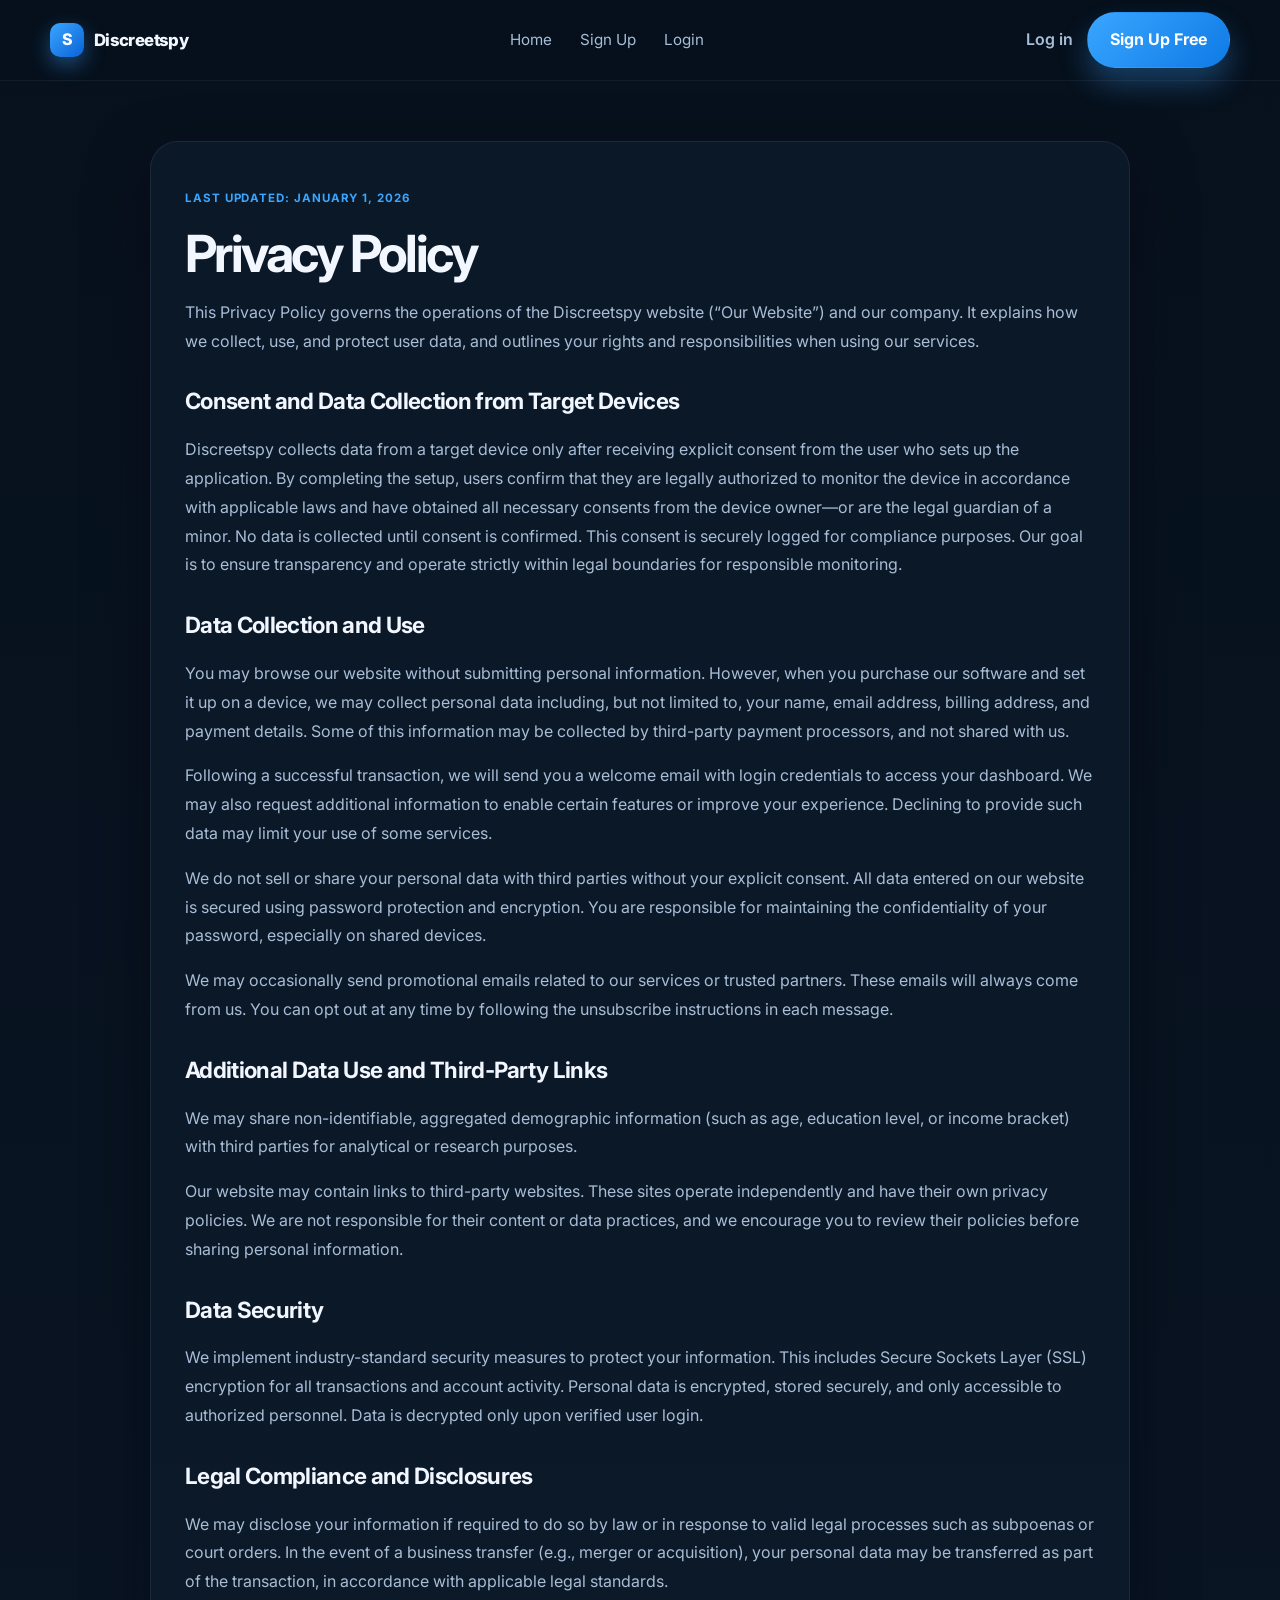
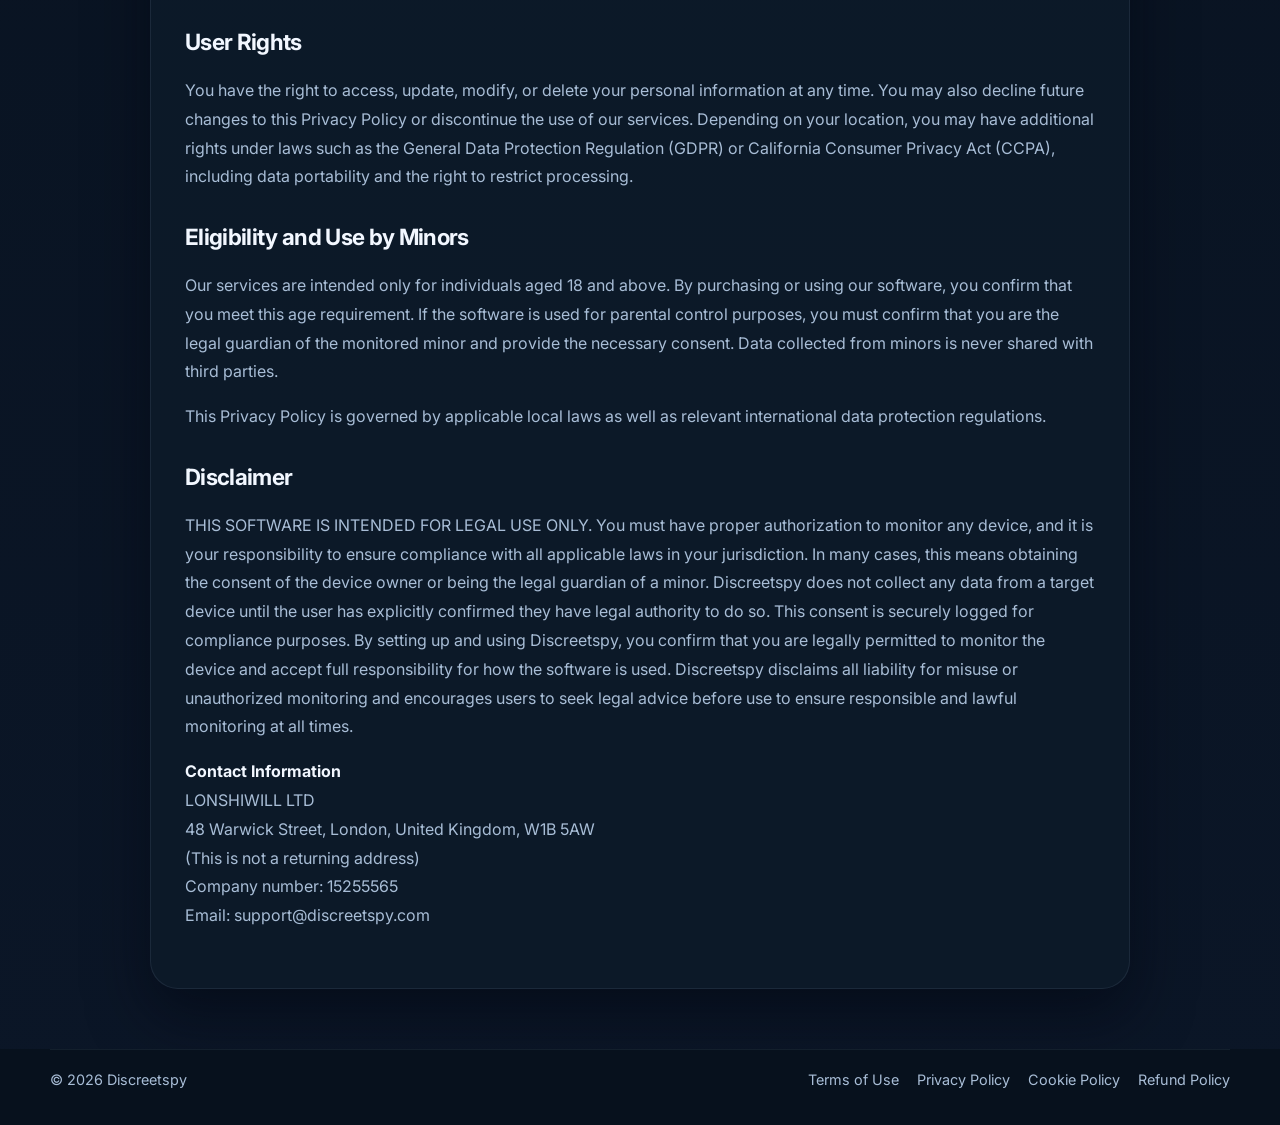
<file: spy site/privacy-policy.html>
<!DOCTYPE html>
<html lang="en">
  <head>
    <meta charset="UTF-8" />
    <meta name="viewport" content="width=device-width, initial-scale=1.0" />
    <title>Discreetspy | Privacy Policy</title>
    <meta
      name="description"
      content="Discreetspy Privacy Policy. Learn how we collect, use, secure, and protect user data."
    />
    <link rel="preconnect" href="https://fonts.googleapis.com" />
    <link rel="preconnect" href="https://fonts.gstatic.com" crossorigin />
    <link
      href="https://fonts.googleapis.com/css2?family=Inter:wght@400;500;600;700;800;900&display=swap"
      rel="stylesheet"
    />
    <link rel="stylesheet" href="style.css" />
  </head>
  <body class="theme-dark policy-page">
    <header class="topbar">
      <div class="container nav-wrap">
        <div class="brand" aria-label="Discreetspy home">
          <span class="brand-mark">S</span>
          <span class="brand-text">Discreetspy</span>
        </div>

        <nav class="main-nav" aria-label="Main navigation">
          <a href="index.html">Home</a>
          <a href="signup.html">Sign Up</a>
          <a href="login.html">Login</a>
        </nav>

        <div class="nav-actions">
          <a href="login.html" class="link-btn">Log in</a>
          <a href="signup.html" class="primary-btn">Sign Up Free</a>
        </div>
      </div>
    </header>

    <main class="container policy-shell">
      <div class="policy-content">
        <span class="meta">Last Updated: January 1, 2026</span>
        <h1>Privacy Policy</h1>

        <p>
          This Privacy Policy governs the operations of the Discreetspy website (“Our Website”)
          and our company. It explains how we collect, use, and protect user data, and outlines
          your rights and responsibilities when using our services.
        </p>

        <h2>Consent and Data Collection from Target Devices</h2>
        <p>
          Discreetspy collects data from a target device only after receiving explicit consent
          from the user who sets up the application. By completing the setup, users confirm that
          they are legally authorized to monitor the device in accordance with applicable laws
          and have obtained all necessary consents from the device owner—or are the legal guardian
          of a minor. No data is collected until consent is confirmed. This consent is securely
          logged for compliance purposes. Our goal is to ensure transparency and operate strictly
          within legal boundaries for responsible monitoring.
        </p>

        <h2>Data Collection and Use</h2>
        <p>
          You may browse our website without submitting personal information. However, when you
          purchase our software and set it up on a device, we may collect personal data including,
          but not limited to, your name, email address, billing address, and payment details. Some
          of this information may be collected by third-party payment processors, and not shared with us.
        </p>
        <p>
          Following a successful transaction, we will send you a welcome email with login credentials
          to access your dashboard. We may also request additional information to enable certain
          features or improve your experience. Declining to provide such data may limit your use of
          some services.
        </p>
        <p>
          We do not sell or share your personal data with third parties without your explicit consent.
          All data entered on our website is secured using password protection and encryption. You are
          responsible for maintaining the confidentiality of your password, especially on shared devices.
        </p>
        <p>
          We may occasionally send promotional emails related to our services or trusted partners. These
          emails will always come from us. You can opt out at any time by following the unsubscribe
          instructions in each message.
        </p>

        <h2>Additional Data Use and Third-Party Links</h2>
        <p>
          We may share non-identifiable, aggregated demographic information (such as age, education level,
          or income bracket) with third parties for analytical or research purposes.
        </p>
        <p>
          Our website may contain links to third-party websites. These sites operate independently and have
          their own privacy policies. We are not responsible for their content or data practices, and we
          encourage you to review their policies before sharing personal information.
        </p>

        <h2>Data Security</h2>
        <p>
          We implement industry-standard security measures to protect your information. This includes Secure
          Sockets Layer (SSL) encryption for all transactions and account activity. Personal data is encrypted,
          stored securely, and only accessible to authorized personnel. Data is decrypted only upon verified
          user login.
        </p>

        <h2>Legal Compliance and Disclosures</h2>
        <p>
          We may disclose your information if required to do so by law or in response to valid legal
          processes such as subpoenas or court orders. In the event of a business transfer (e.g., merger
          or acquisition), your personal data may be transferred as part of the transaction, in accordance
          with applicable legal standards.
        </p>

        <h2>User Rights</h2>
        <p>
          You have the right to access, update, modify, or delete your personal information at any time.
          You may also decline future changes to this Privacy Policy or discontinue the use of our
          services. Depending on your location, you may have additional rights under laws such as the
          General Data Protection Regulation (GDPR) or California Consumer Privacy Act (CCPA), including
          data portability and the right to restrict processing.
        </p>

        <h2>Eligibility and Use by Minors</h2>
        <p>
          Our services are intended only for individuals aged 18 and above. By purchasing or using our
          software, you confirm that you meet this age requirement. If the software is used for parental
          control purposes, you must confirm that you are the legal guardian of the monitored minor and
          provide the necessary consent. Data collected from minors is never shared with third parties.
        </p>
        <p>
          This Privacy Policy is governed by applicable local laws as well as relevant international data
          protection regulations.
        </p>

        <h2>Disclaimer</h2>
        <p>
          THIS SOFTWARE IS INTENDED FOR LEGAL USE ONLY. You must have proper authorization to monitor any
          device, and it is your responsibility to ensure compliance with all applicable laws in your
          jurisdiction. In many cases, this means obtaining the consent of the device owner or being the
          legal guardian of a minor. Discreetspy does not collect any data from a target device until the
          user has explicitly confirmed they have legal authority to do so. This consent is securely logged
          for compliance purposes. By setting up and using Discreetspy, you confirm that you are legally
          permitted to monitor the device and accept full responsibility for how the software is used.
          Discreetspy disclaims all liability for misuse or unauthorized monitoring and encourages users to
          seek legal advice before use to ensure responsible and lawful monitoring at all times.
        </p>

        <p><strong>Contact Information</strong><br />
          LONSHIWILL LTD<br />
          48 Warwick Street, London, United Kingdom, W1B 5AW<br />
          (This is not a returning address)<br />
          Company number: 15255565<br />
          Email: <a href="mailto:support@discreetspy.com">support@discreetspy.com</a>
        </p>
      </div>
    </main>

    <footer class="site-footer">
      <div class="container footer-bottom">
        <span>© <span data-year>2026</span> Discreetspy</span>
        <div class="legal-links">
          <a href="terms-of-use.html">Terms of Use</a>
          <a href="privacy-policy.html">Privacy Policy</a>
          <a href="cookie-policy.html">Cookie Policy</a>
          <a href="refund-policy.html">Refund Policy</a>
        </div>
      </div>
    </footer>
  </body>
</html>
</file>
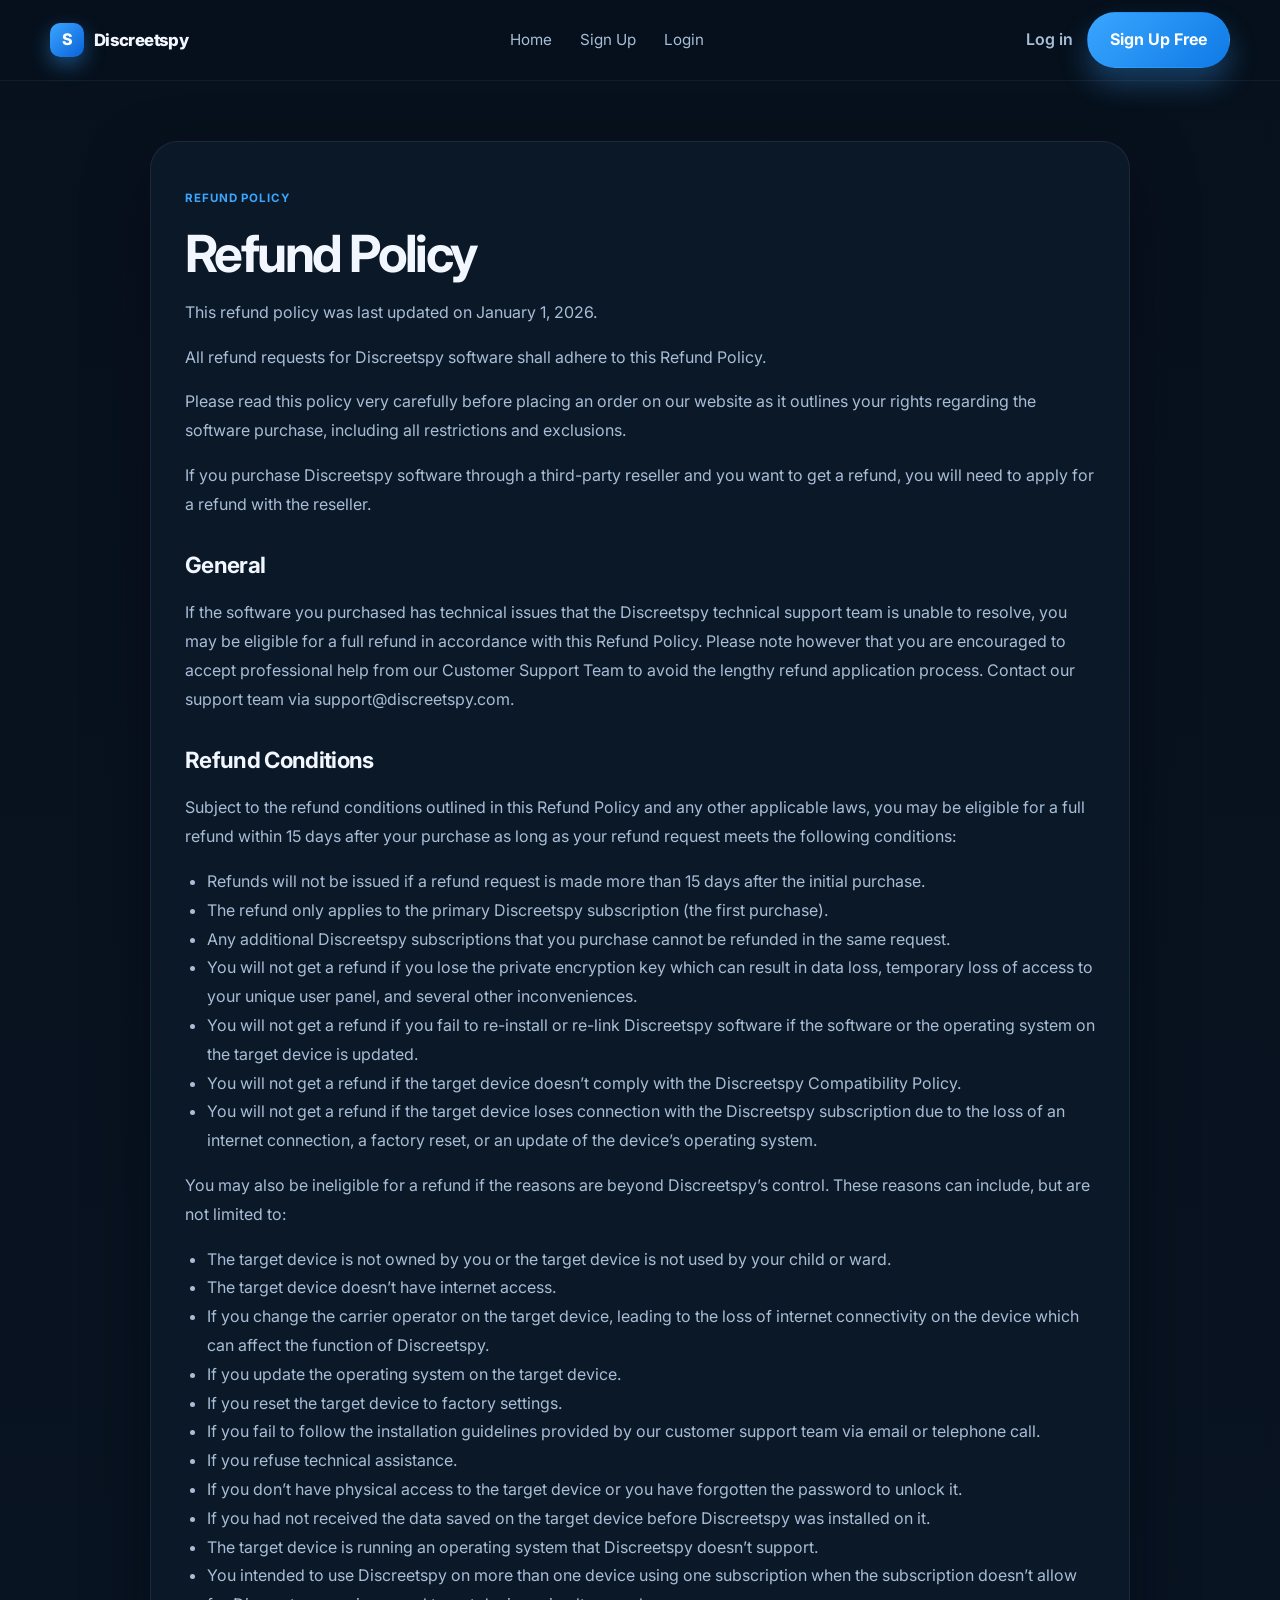
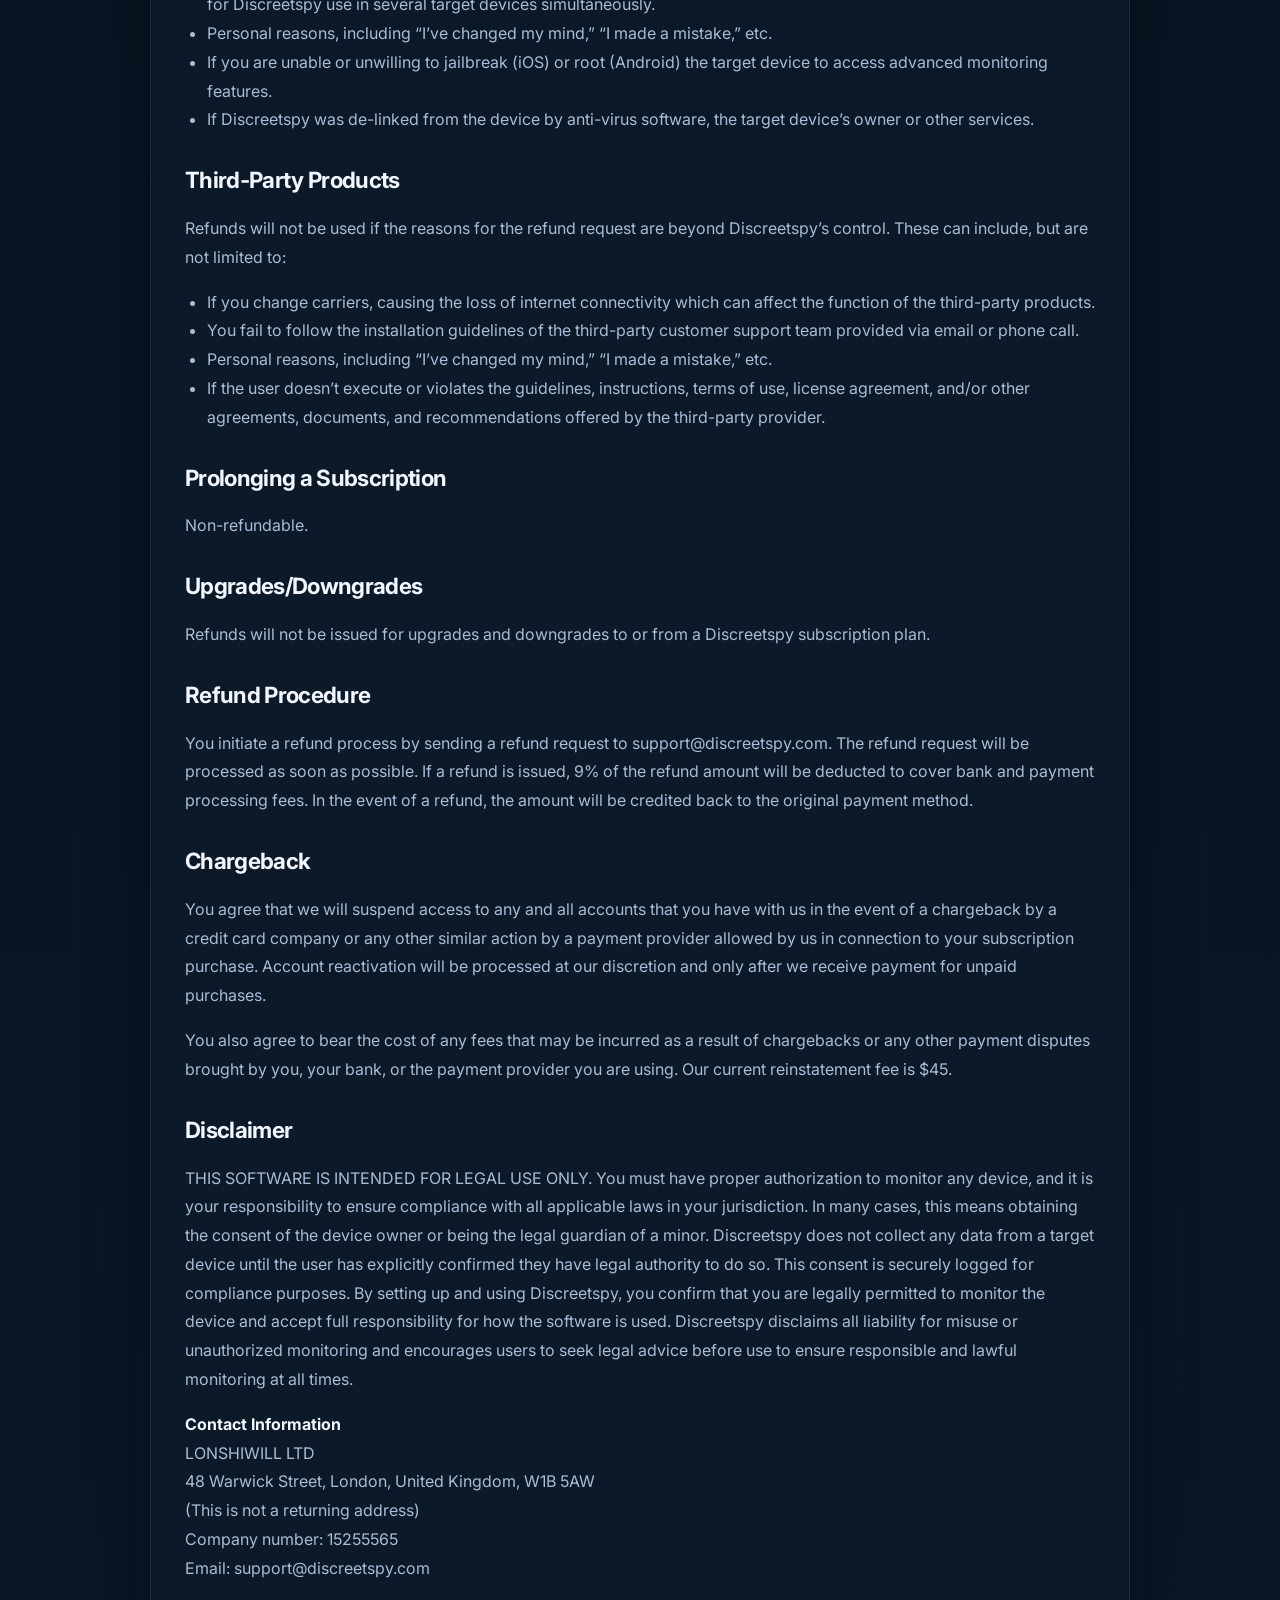
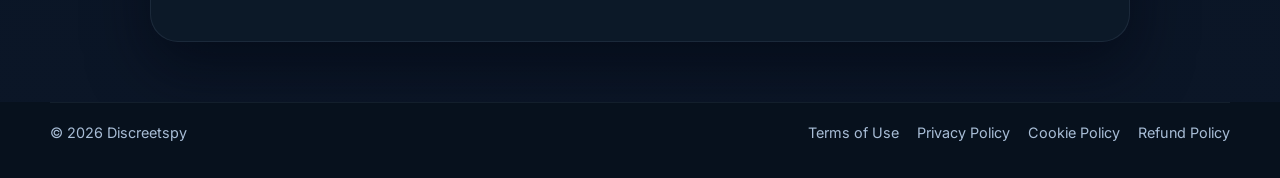
<file: spy site/refund-policy.html>
<!DOCTYPE html>
<html lang="en">
  <head>
    <meta charset="UTF-8" />
    <meta name="viewport" content="width=device-width, initial-scale=1.0" />
    <title>Discreetspy | Refund Policy</title>
    <meta
      name="description"
      content="Discreetspy Refund Policy. Learn about eligibility, exclusions, refund processing, and chargeback terms."
    />
    <link rel="preconnect" href="https://fonts.googleapis.com" />
    <link rel="preconnect" href="https://fonts.gstatic.com" crossorigin />
    <link
      href="https://fonts.googleapis.com/css2?family=Inter:wght@400;500;600;700;800;900&display=swap"
      rel="stylesheet"
    />
    <link rel="stylesheet" href="style.css" />
  </head>
  <body class="theme-dark policy-page">
    <header class="topbar">
      <div class="container nav-wrap">
        <div class="brand" aria-label="Discreetspy home">
          <span class="brand-mark">S</span>
          <span class="brand-text">Discreetspy</span>
        </div>

        <nav class="main-nav" aria-label="Main navigation">
          <a href="index.html">Home</a>
          <a href="signup.html">Sign Up</a>
          <a href="login.html">Login</a>
        </nav>

        <div class="nav-actions">
          <a href="login.html" class="link-btn">Log in</a>
          <a href="signup.html" class="primary-btn">Sign Up Free</a>
        </div>
      </div>
    </header>

    <main class="container policy-shell">
      <div class="policy-content">
        <span class="meta">Refund Policy</span>
        <h1>Refund Policy</h1>

        <p>
          This refund policy was last updated on January 1, 2026.
        </p>
        <p>
          All refund requests for Discreetspy software shall adhere to this Refund Policy.
        </p>
        <p>
          Please read this policy very carefully before placing an order on our website as it outlines
          your rights regarding the software purchase, including all restrictions and exclusions.
        </p>
        <p>
          If you purchase Discreetspy software through a third-party reseller and you want to get a refund,
          you will need to apply for a refund with the reseller.
        </p>

        <h2>General</h2>
        <p>
          If the software you purchased has technical issues that the Discreetspy technical support team is
          unable to resolve, you may be eligible for a full refund in accordance with this Refund Policy.
          Please note however that you are encouraged to accept professional help from our Customer Support
          Team to avoid the lengthy refund application process. Contact our support team via
          <a href="mailto:support@discreetspy.com">support@discreetspy.com</a>.
        </p>

        <h2>Refund Conditions</h2>
        <p>
          Subject to the refund conditions outlined in this Refund Policy and any other applicable laws,
          you may be eligible for a full refund within 15 days after your purchase as long as your refund
          request meets the following conditions:
        </p>
        <ul>
          <li>Refunds will not be issued if a refund request is made more than 15 days after the initial purchase.</li>
          <li>The refund only applies to the primary Discreetspy subscription (the first purchase).</li>
          <li>Any additional Discreetspy subscriptions that you purchase cannot be refunded in the same request.</li>
          <li>You will not get a refund if you lose the private encryption key which can result in data loss, temporary loss of access to your unique user panel, and several other inconveniences.</li>
          <li>You will not get a refund if you fail to re-install or re-link Discreetspy software if the software or the operating system on the target device is updated.</li>
          <li>You will not get a refund if the target device doesn’t comply with the Discreetspy Compatibility Policy.</li>
          <li>You will not get a refund if the target device loses connection with the Discreetspy subscription due to the loss of an internet connection, a factory reset, or an update of the device’s operating system.</li>
        </ul>

        <p>
          You may also be ineligible for a refund if the reasons are beyond Discreetspy’s control. These reasons can include, but are not limited to:
        </p>
        <ul>
          <li>The target device is not owned by you or the target device is not used by your child or ward.</li>
          <li>The target device doesn’t have internet access.</li>
          <li>If you change the carrier operator on the target device, leading to the loss of internet connectivity on the device which can affect the function of Discreetspy.</li>
          <li>If you update the operating system on the target device.</li>
          <li>If you reset the target device to factory settings.</li>
          <li>If you fail to follow the installation guidelines provided by our customer support team via email or telephone call.</li>
          <li>If you refuse technical assistance.</li>
          <li>If you don’t have physical access to the target device or you have forgotten the password to unlock it.</li>
          <li>If you had not received the data saved on the target device before Discreetspy was installed on it.</li>
          <li>The target device is running an operating system that Discreetspy doesn’t support.</li>
          <li>You intended to use Discreetspy on more than one device using one subscription when the subscription doesn’t allow for Discreetspy use in several target devices simultaneously.</li>
          <li>Personal reasons, including “I’ve changed my mind,” “I made a mistake,” etc.</li>
          <li>If you are unable or unwilling to jailbreak (iOS) or root (Android) the target device to access advanced monitoring features.</li>
          <li>If Discreetspy was de-linked from the device by anti-virus software, the target device’s owner or other services.</li>
        </ul>

        <h2>Third-Party Products</h2>
        <p>
          Refunds will not be used if the reasons for the refund request are beyond Discreetspy’s control.
          These can include, but are not limited to:
        </p>
        <ul>
          <li>If you change carriers, causing the loss of internet connectivity which can affect the function of the third-party products.</li>
          <li>You fail to follow the installation guidelines of the third-party customer support team provided via email or phone call.</li>
          <li>Personal reasons, including “I’ve changed my mind,” “I made a mistake,” etc.</li>
          <li>If the user doesn’t execute or violates the guidelines, instructions, terms of use, license agreement, and/or other agreements, documents, and recommendations offered by the third-party provider.</li>
        </ul>

        <h2>Prolonging a Subscription</h2>
        <p>Non-refundable.</p>

        <h2>Upgrades/Downgrades</h2>
        <p>Refunds will not be issued for upgrades and downgrades to or from a Discreetspy subscription plan.</p>

        <h2>Refund Procedure</h2>
        <p>
          You initiate a refund process by sending a refund request to
          <a href="mailto:support@discreetspy.com">support@discreetspy.com</a>.
          The refund request will be processed as soon as possible. If a refund is issued,
          9% of the refund amount will be deducted to cover bank and payment processing fees.
          In the event of a refund, the amount will be credited back to the original payment method.
        </p>

        <h2>Chargeback</h2>
        <p>
          You agree that we will suspend access to any and all accounts that you have with us in the event
          of a chargeback by a credit card company or any other similar action by a payment provider allowed
          by us in connection to your subscription purchase. Account reactivation will be processed at our
          discretion and only after we receive payment for unpaid purchases.
        </p>
        <p>
          You also agree to bear the cost of any fees that may be incurred as a result of chargebacks or
          any other payment disputes brought by you, your bank, or the payment provider you are using. Our
          current reinstatement fee is $45.
        </p>

        <h2>Disclaimer</h2>
        <p>
          THIS SOFTWARE IS INTENDED FOR LEGAL USE ONLY. You must have proper authorization to monitor any
          device, and it is your responsibility to ensure compliance with all applicable laws in your
          jurisdiction. In many cases, this means obtaining the consent of the device owner or being the
          legal guardian of a minor. Discreetspy does not collect any data from a target device until the
          user has explicitly confirmed they have legal authority to do so. This consent is securely logged
          for compliance purposes. By setting up and using Discreetspy, you confirm that you are legally
          permitted to monitor the device and accept full responsibility for how the software is used.
          Discreetspy disclaims all liability for misuse or unauthorized monitoring and encourages users to
          seek legal advice before use to ensure responsible and lawful monitoring at all times.
        </p>

        <p><strong>Contact Information</strong><br />
          LONSHIWILL LTD<br />
          48 Warwick Street, London, United Kingdom, W1B 5AW<br />
          (This is not a returning address)<br />
          Company number: 15255565<br />
          Email: <a href="mailto:support@discreetspy.com">support@discreetspy.com</a>
        </p>
      </div>
    </main>

    <footer class="site-footer">
      <div class="container footer-bottom">
        <span>© <span data-year>2026</span> Discreetspy</span>
        <div class="legal-links">
          <a href="terms-of-use.html">Terms of Use</a>
          <a href="privacy-policy.html">Privacy Policy</a>
          <a href="cookie-policy.html">Cookie Policy</a>
          <a href="refund-policy.html">Refund Policy</a>
        </div>
      </div>
    </footer>
  </body>
</html>
</file>
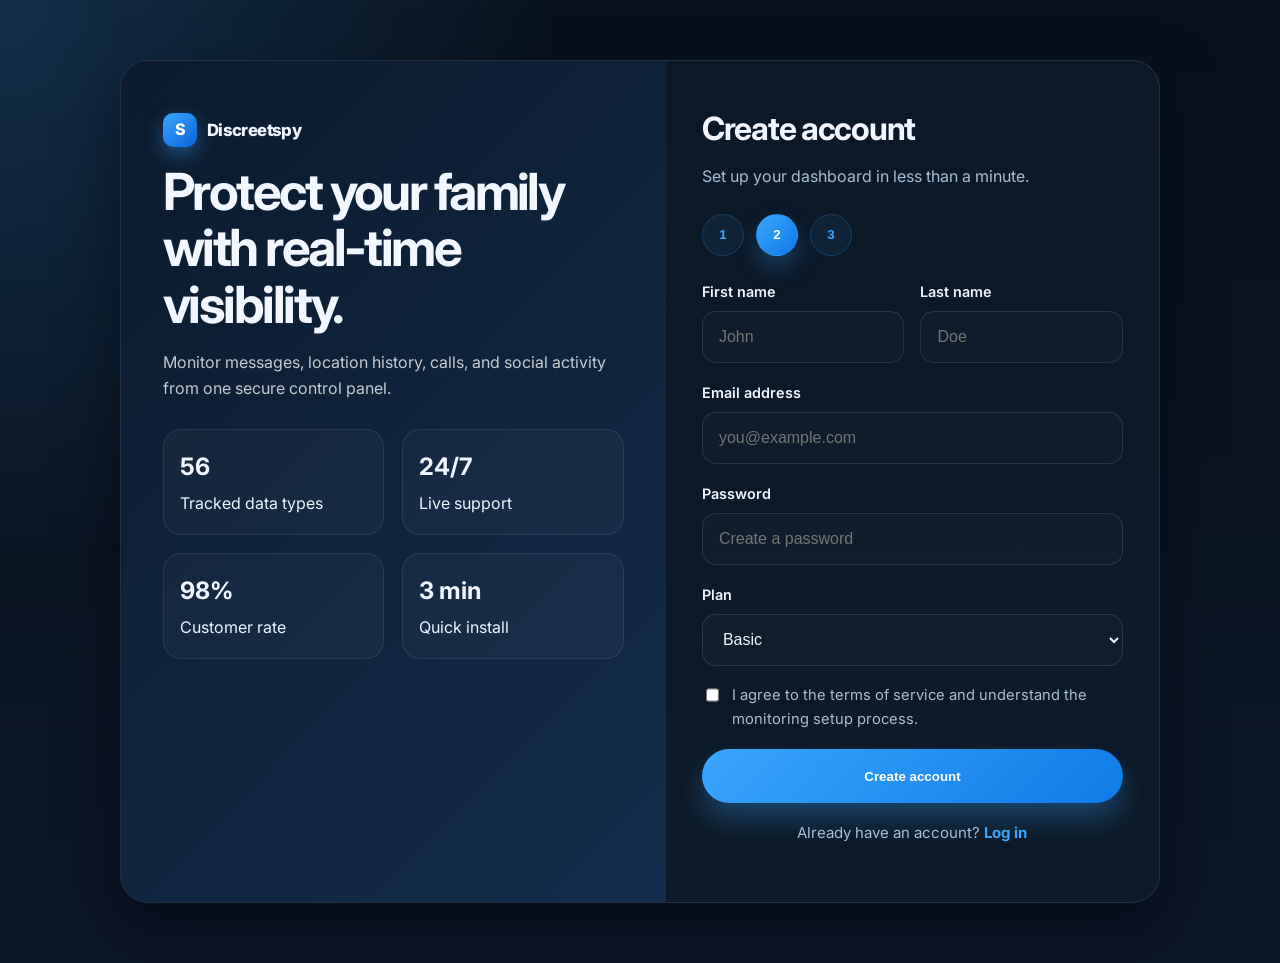
<file: spy site/signup.html>
﻿<!DOCTYPE html>
<html lang="en">
  <head>
    <meta charset="UTF-8" />
    <meta name="viewport" content="width=device-width, initial-scale=1.0" />
    <title>Sign Up | Discreetspy</title>
    <link rel="preconnect" href="https://fonts.googleapis.com" />
    <link rel="preconnect" href="https://fonts.gstatic.com" crossorigin />
    <link href="https://fonts.googleapis.com/css2?family=Inter:wght@400;500;600;700;800;900&display=swap" rel="stylesheet" />
    <link rel="stylesheet" href="style.css" />
    <script defer src="script.js"></script>
  </head>
  <body>
    <div class="auth-page">
      <div class="auth-shell">
        <div class="auth-visual">
          <div class="brand" aria-label="Discreetspy home">
            <span class="brand-mark">S</span>
            <span class="brand-text">Discreetspy</span>
          </div>
          <h1>Protect your family with real-time visibility.</h1>
          <p>Monitor messages, location history, calls, and social activity from one secure control panel.</p>

          <div class="auth-metrics">
            <div class="auth-metric">
              <strong>56</strong>
              <span>Tracked data types</span>
            </div>
            <div class="auth-metric">
              <strong>24/7</strong>
              <span>Live support</span>
            </div>
            <div class="auth-metric">
              <strong>98%</strong>
              <span>Customer rate</span>
            </div>
            <div class="auth-metric">
              <strong>3 min</strong>
              <span>Quick install</span>
            </div>
          </div>
        </div>

        <div class="auth-form-wrap">
          <h2>Create account</h2>
          <p class="auth-subtitle">Set up your dashboard in less than a minute.</p>

          <div class="suggestion-cluster" aria-label="Account setup steps">
            <button type="button" class="suggestion-pill" aria-label="Step 1">1</button>
            <button type="button" class="suggestion-pill active" aria-label="Step 2">2</button>
            <button type="button" class="suggestion-pill" aria-label="Step 3">3</button>
          </div>

          <form class="auth-form" action="dashboard.html">
            <div class="form-row">
              <div class="field">
                <label for="first-name">First name</label>
                <input id="first-name" name="first-name" type="text" placeholder="John" />
              </div>
              <div class="field">
                <label for="last-name">Last name</label>
                <input id="last-name" name="last-name" type="text" placeholder="Doe" />
              </div>
            </div>

            <div class="field">
              <label for="email">Email address</label>
              <input id="email" name="email" type="email" placeholder="you@example.com" />
            </div>

            <div class="field">
              <label for="password">Password</label>
              <input id="password" name="password" type="password" placeholder="Create a password" />
            </div>

            <div class="field">
              <label for="plan">Plan</label>
              <select id="plan" name="plan">
                <option value="basic">Basic</option>
                <option value="premium">Premium</option>
                <option value="ultimate">Ultimate</option>
              </select>
            </div>

            <label class="checkbox">
              <input type="checkbox" name="agree" />
              <span>I agree to the terms of service and understand the monitoring setup process.</span>
            </label>

            <button type="submit" class="primary-btn">Create account</button>
          </form>

          <p class="auth-footer">Already have an account? <a href="login.html">Log in</a></p>
        </div>
      </div>
    </div>
  </body>
</html>
</file>
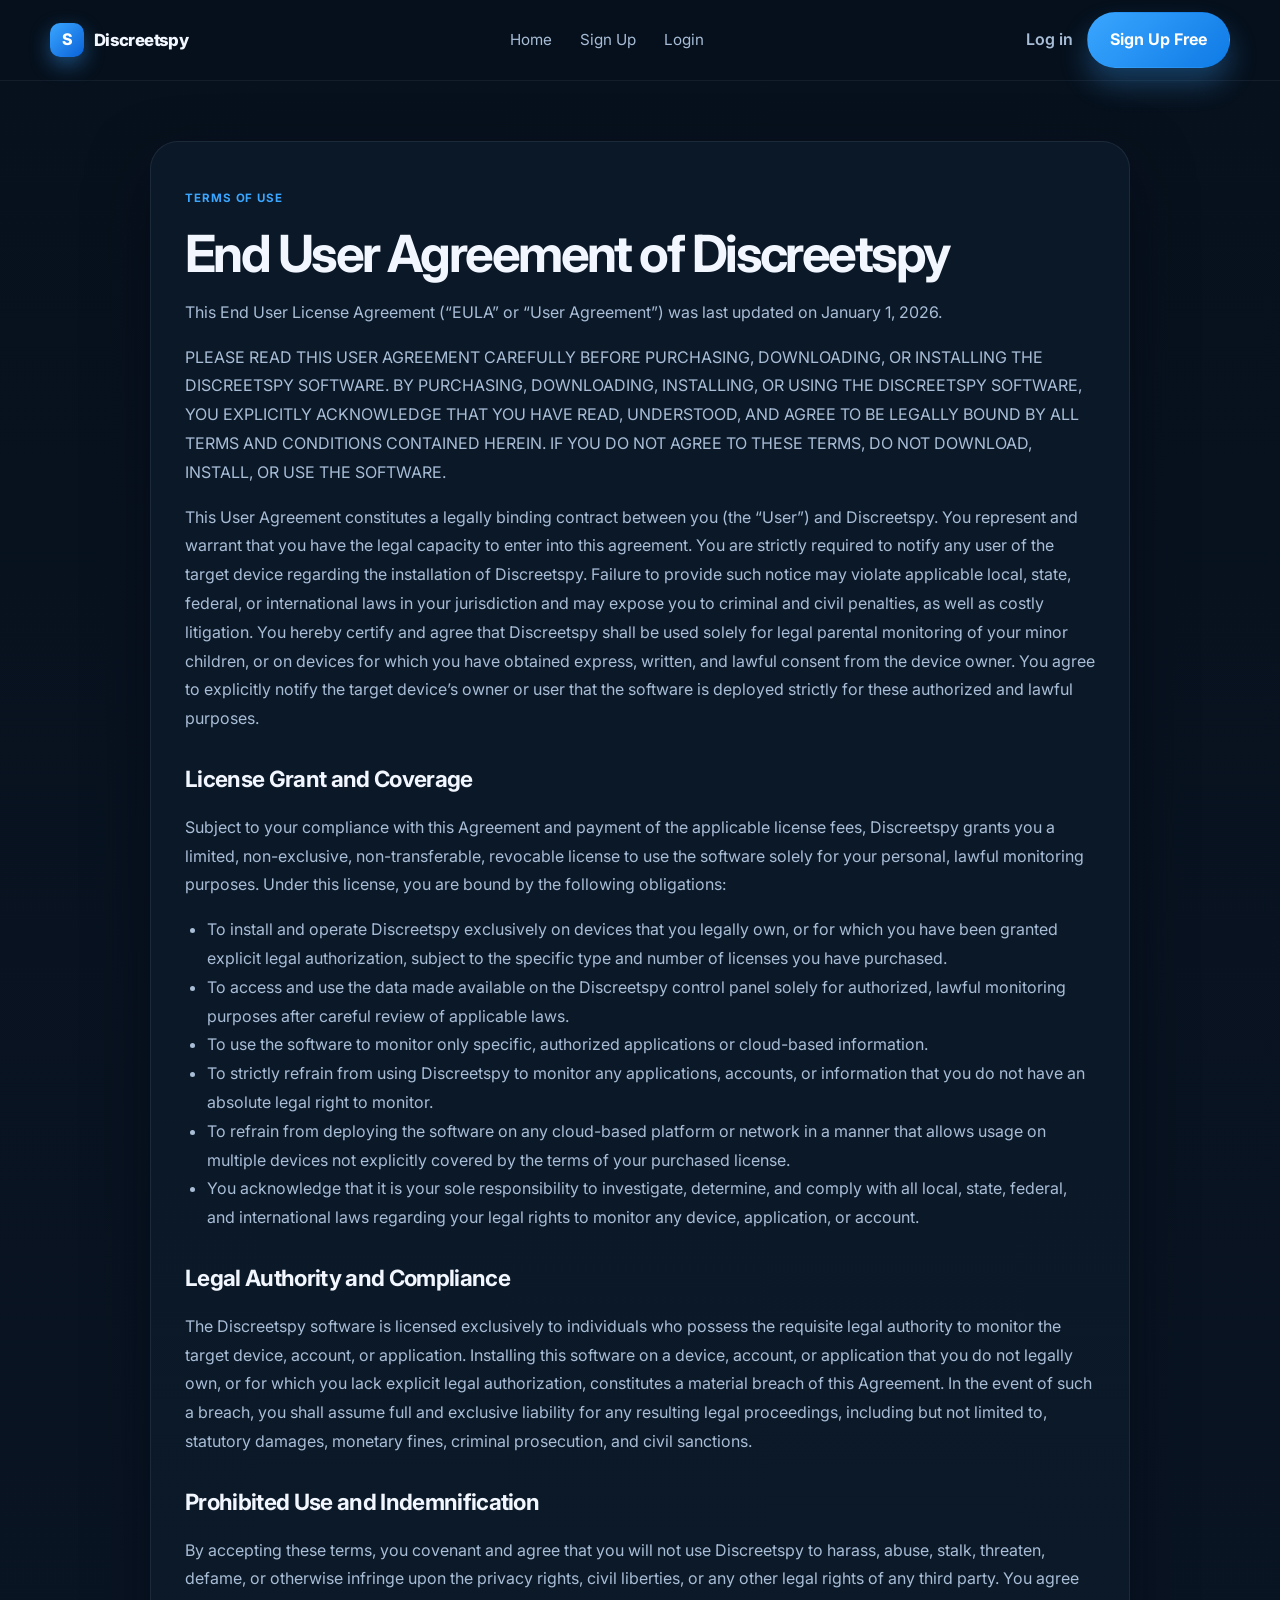
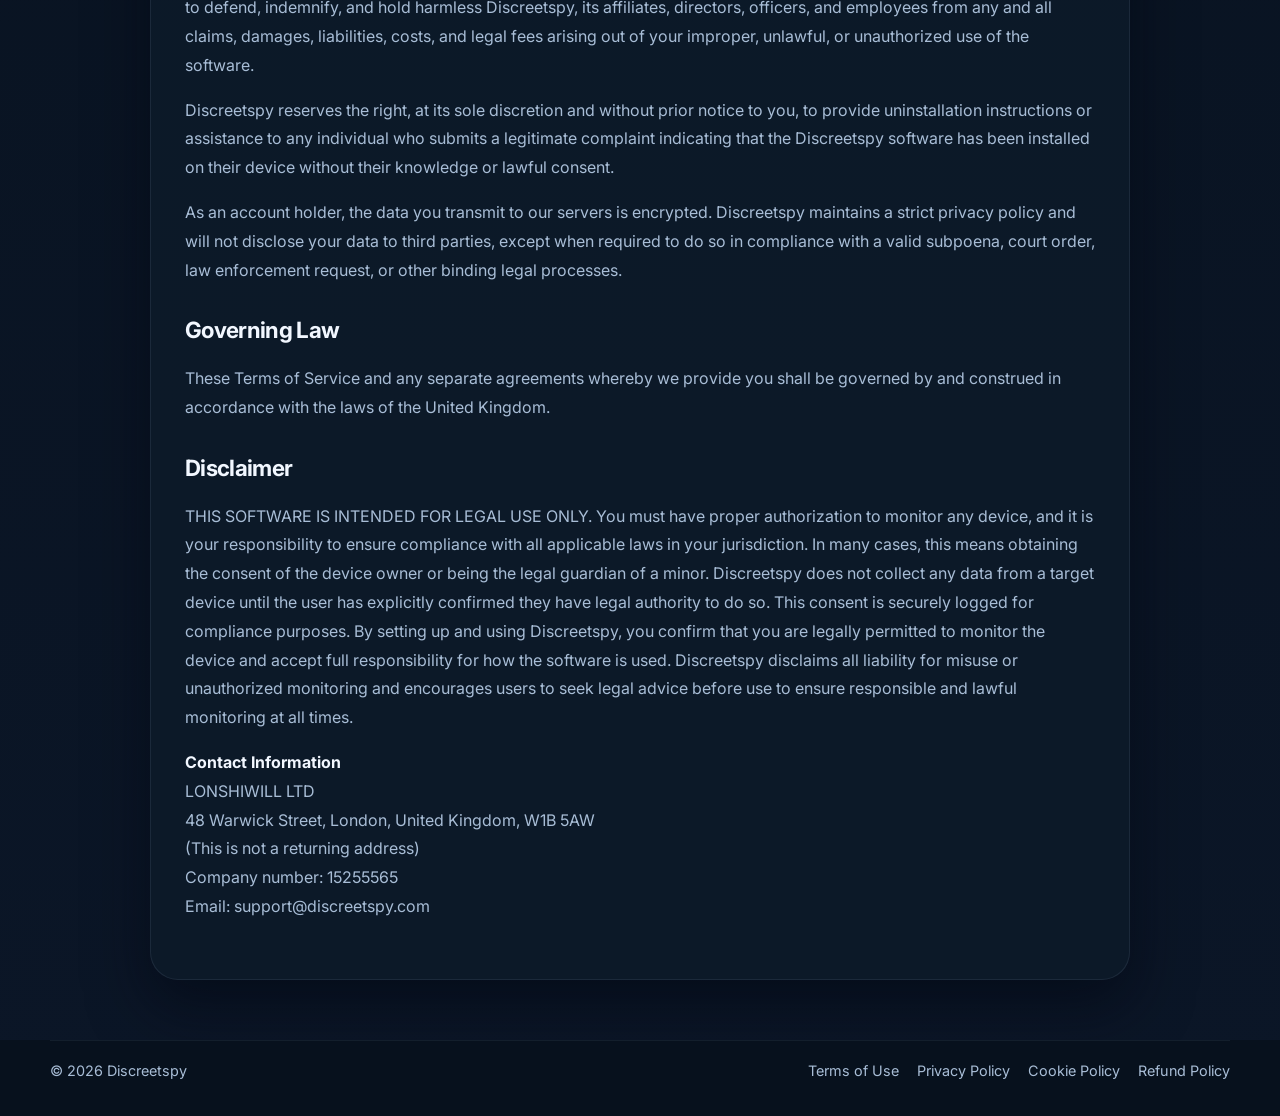
<file: spy site/terms-of-use.html>
<!DOCTYPE html>
<html lang="en">
  <head>
    <meta charset="UTF-8" />
    <meta name="viewport" content="width=device-width, initial-scale=1.0" />
    <title>Discreetspy | Terms of Use</title>
    <meta
      name="description"
      content="Discreetspy Terms of Use and End User License Agreement. Review legal obligations and authorized monitoring requirements."
    />
    <link rel="preconnect" href="https://fonts.googleapis.com" />
    <link rel="preconnect" href="https://fonts.gstatic.com" crossorigin />
    <link
      href="https://fonts.googleapis.com/css2?family=Inter:wght@400;500;600;700;800;900&display=swap"
      rel="stylesheet"
    />
    <link rel="stylesheet" href="style.css" />
  </head>
  <body class="theme-dark policy-page">
    <header class="topbar">
      <div class="container nav-wrap">
        <div class="brand" aria-label="Discreetspy home">
          <span class="brand-mark">S</span>
          <span class="brand-text">Discreetspy</span>
        </div>

        <nav class="main-nav" aria-label="Main navigation">
          <a href="index.html">Home</a>
          <a href="signup.html">Sign Up</a>
          <a href="login.html">Login</a>
        </nav>

        <div class="nav-actions">
          <a href="login.html" class="link-btn">Log in</a>
          <a href="signup.html" class="primary-btn">Sign Up Free</a>
        </div>
      </div>
    </header>

    <main class="container policy-shell">
      <div class="policy-content">
        <span class="meta">Terms of Use</span>
        <h1>End User Agreement of Discreetspy</h1>

        <p>
          This End User License Agreement (“EULA” or “User Agreement”) was last updated on January 1, 2026.
        </p>
        <p>
          PLEASE READ THIS USER AGREEMENT CAREFULLY BEFORE PURCHASING, DOWNLOADING, OR INSTALLING THE
          DISCREETSPY SOFTWARE. BY PURCHASING, DOWNLOADING, INSTALLING, OR USING THE DISCREETSPY SOFTWARE,
          YOU EXPLICITLY ACKNOWLEDGE THAT YOU HAVE READ, UNDERSTOOD, AND AGREE TO BE LEGALLY BOUND BY ALL
          TERMS AND CONDITIONS CONTAINED HEREIN. IF YOU DO NOT AGREE TO THESE TERMS, DO NOT DOWNLOAD,
          INSTALL, OR USE THE SOFTWARE.
        </p>
        <p>
          This User Agreement constitutes a legally binding contract between you (the “User”) and Discreetspy.
          You represent and warrant that you have the legal capacity to enter into this agreement. You are
          strictly required to notify any user of the target device regarding the installation of Discreetspy.
          Failure to provide such notice may violate applicable local, state, federal, or international laws
          in your jurisdiction and may expose you to criminal and civil penalties, as well as costly litigation.
          You hereby certify and agree that Discreetspy shall be used solely for legal parental monitoring of
          your minor children, or on devices for which you have obtained express, written, and lawful consent
          from the device owner. You agree to explicitly notify the target device’s owner or user that the
          software is deployed strictly for these authorized and lawful purposes.
        </p>

        <h2>License Grant and Coverage</h2>
        <p>
          Subject to your compliance with this Agreement and payment of the applicable license fees, Discreetspy
          grants you a limited, non-exclusive, non-transferable, revocable license to use the software solely for
          your personal, lawful monitoring purposes. Under this license, you are bound by the following obligations:
        </p>
        <ul>
          <li>To install and operate Discreetspy exclusively on devices that you legally own, or for which you have been granted explicit legal authorization, subject to the specific type and number of licenses you have purchased.</li>
          <li>To access and use the data made available on the Discreetspy control panel solely for authorized, lawful monitoring purposes after careful review of applicable laws.</li>
          <li>To use the software to monitor only specific, authorized applications or cloud-based information.</li>
          <li>To strictly refrain from using Discreetspy to monitor any applications, accounts, or information that you do not have an absolute legal right to monitor.</li>
          <li>To refrain from deploying the software on any cloud-based platform or network in a manner that allows usage on multiple devices not explicitly covered by the terms of your purchased license.</li>
          <li>You acknowledge that it is your sole responsibility to investigate, determine, and comply with all local, state, federal, and international laws regarding your legal rights to monitor any device, application, or account.</li>
        </ul>

        <h2>Legal Authority and Compliance</h2>
        <p>
          The Discreetspy software is licensed exclusively to individuals who possess the requisite legal authority
          to monitor the target device, account, or application. Installing this software on a device, account,
          or application that you do not legally own, or for which you lack explicit legal authorization,
          constitutes a material breach of this Agreement. In the event of such a breach, you shall assume full
          and exclusive liability for any resulting legal proceedings, including but not limited to, statutory
          damages, monetary fines, criminal prosecution, and civil sanctions.
        </p>

        <h2>Prohibited Use and Indemnification</h2>
        <p>
          By accepting these terms, you covenant and agree that you will not use Discreetspy to harass, abuse,
          stalk, threaten, defame, or otherwise infringe upon the privacy rights, civil liberties, or any other
          legal rights of any third party. You agree to defend, indemnify, and hold harmless Discreetspy, its
          affiliates, directors, officers, and employees from any and all claims, damages, liabilities, costs,
          and legal fees arising out of your improper, unlawful, or unauthorized use of the software.
        </p>
        <p>
          Discreetspy reserves the right, at its sole discretion and without prior notice to you, to provide
          uninstallation instructions or assistance to any individual who submits a legitimate complaint indicating
          that the Discreetspy software has been installed on their device without their knowledge or lawful consent.
        </p>
        <p>
          As an account holder, the data you transmit to our servers is encrypted. Discreetspy maintains a strict
          privacy policy and will not disclose your data to third parties, except when required to do so in compliance
          with a valid subpoena, court order, law enforcement request, or other binding legal processes.
        </p>

        <h2>Governing Law</h2>
        <p>
          These Terms of Service and any separate agreements whereby we provide you shall be governed by and
          construed in accordance with the laws of the United Kingdom.
        </p>

        <h2>Disclaimer</h2>
        <p>
          THIS SOFTWARE IS INTENDED FOR LEGAL USE ONLY. You must have proper authorization to monitor any
          device, and it is your responsibility to ensure compliance with all applicable laws in your
          jurisdiction. In many cases, this means obtaining the consent of the device owner or being the
          legal guardian of a minor. Discreetspy does not collect any data from a target device until the
          user has explicitly confirmed they have legal authority to do so. This consent is securely logged
          for compliance purposes. By setting up and using Discreetspy, you confirm that you are legally
          permitted to monitor the device and accept full responsibility for how the software is used.
          Discreetspy disclaims all liability for misuse or unauthorized monitoring and encourages users to
          seek legal advice before use to ensure responsible and lawful monitoring at all times.
        </p>

        <p><strong>Contact Information</strong><br />
          LONSHIWILL LTD<br />
          48 Warwick Street, London, United Kingdom, W1B 5AW<br />
          (This is not a returning address)<br />
          Company number: 15255565<br />
          Email: <a href="mailto:support@discreetspy.com">support@discreetspy.com</a>
        </p>
      </div>
    </main>

    <footer class="site-footer">
      <div class="container footer-bottom">
        <span>© <span data-year>2026</span> Discreetspy</span>
        <div class="legal-links">
          <a href="terms-of-use.html">Terms of Use</a>
          <a href="privacy-policy.html">Privacy Policy</a>
          <a href="cookie-policy.html">Cookie Policy</a>
          <a href="refund-policy.html">Refund Policy</a>
        </div>
      </div>
    </footer>
  </body>
</html>
</file>
<file: spy site/style.css>
﻿:root {
  --bg: #07111d;
  --bg-soft: #0d1a2a;
  --panel: rgba(14, 25, 39, 0.95);
  --panel-strong: #101d2f;
  --primary: #3aa6ff;
  --primary-strong: #0e7ae5;
  --accent: #ff8a3d;
  --secondary: #f2f7ff;
  --muted: #a8bdd6;
  --text: #edf5ff;
  --border: rgba(168, 189, 214, 0.14);
  --shadow: 0 24px 60px rgba(2, 6, 17, 0.55);
  --success: #31d0aa;
}

* {
  box-sizing: border-box;
}

html {
  scroll-behavior: smooth;
}

body {
  margin: 0;
  font-family: "Inter", sans-serif;
  background: var(--bg);
  color: var(--text);
  line-height: 1.6;
}

a {
  text-decoration: none;
  color: inherit;
}

img {
  max-width: 100%;
  display: block;
}

.container {
  width: min(1180px, calc(100% - 32px));
  margin: 0 auto;
}

.narrow {
  width: min(760px, calc(100% - 32px));
}

.topbar {
  position: sticky;
  top: 0;
  z-index: 30;
  background: rgba(7, 17, 29, 0.8);
  backdrop-filter: blur(14px);
  border-bottom: 1px solid rgba(168, 189, 214, 0.08);
}

.nav-wrap {
  display: flex;
  align-items: center;
  justify-content: space-between;
  min-height: 80px;
  gap: 20px;
}

.brand {
  display: inline-flex;
  align-items: center;
  gap: 10px;
  font-weight: 800;
  letter-spacing: -0.04em;
  color: var(--secondary);
}

.brand-mark {
  display: grid;
  place-items: center;
  width: 34px;
  height: 34px;
  border-radius: 10px;
  background: linear-gradient(135deg, #3aa6ff, #0a62d8);
  color: #fff;
  box-shadow: 0 8px 20px rgba(58, 166, 255, 0.4);
}

.brand-text {
  font-size: 1.05rem;
}

.main-nav {
  display: flex;
  align-items: center;
  gap: 28px;
  color: var(--muted);
  font-size: 0.95rem;
}

.main-nav a:hover,
.link-btn:hover,
.site-footer a:hover {
  color: var(--primary);
}

.nav-actions,
.cta-group,
.cta-inline {
  display: flex;
  align-items: center;
  gap: 14px;
}

.link-btn {
  color: var(--muted);
  font-weight: 600;
}

.primary-btn,
.secondary-btn {
  display: inline-flex;
  align-items: center;
  justify-content: center;
  border-radius: 999px;
  font-weight: 700;
  transition: transform 0.2s ease, box-shadow 0.2s ease;
}

.primary-btn {
  background: linear-gradient(135deg, var(--primary), var(--primary-strong));
  color: #fff;
  box-shadow: 0 16px 28px rgba(58, 166, 255, 0.3);
  border: 1px solid transparent;
}

.primary-btn:hover,
.secondary-btn:hover {
  transform: translateY(-1px);
}

.primary-btn.large,
.secondary-btn.large {
  padding: 16px 28px;
  min-width: 160px;
}

.primary-btn {
  padding: 14px 22px;
}

.secondary-btn {
  background: rgba(255, 255, 255, 0.03);
  color: var(--secondary);
  border: 1px solid rgba(168, 189, 214, 0.18);
  padding: 14px 22px;
}

.dark-hero {
  padding: 72px 0 42px;
  background:
    radial-gradient(circle at top left, rgba(58, 166, 255, 0.25), transparent 35%),
    radial-gradient(circle at bottom right, rgba(236, 96, 16, 0.1), transparent 30%),
    linear-gradient(180deg, rgba(7, 17, 29, 0.95), rgba(9, 19, 34, 1));
}

.hero-grid {
  display: grid;
  grid-template-columns: 1.05fr 0.95fr;
  align-items: center;
  gap: 42px;
}

.eyebrow,
.section-tag {
  margin: 0 0 18px;
  font-size: 0.78rem;
  font-weight: 800;
  letter-spacing: 0.14em;
  text-transform: uppercase;
  color: var(--primary);
}

.hero-copy h1,
.features h2,
.showcase h2,
.steps h2,
.reasons h2,
.testimonials h2,
.final-cta h2 {
  margin: 0 0 18px;
  font-size: clamp(2.5rem, 5vw, 4.2rem);
  line-height: 1.08;
  letter-spacing: -0.05em;
  color: var(--secondary);
}

.lead,
.content-block p,
.feature-card p,
.reason-card p,
.step-card p,
.quote-card p,
.site-footer p {
  color: var(--muted);
}

.lead {
  font-size: 1.08rem;
  max-width: 540px;
  margin-bottom: 26px;
}

.hero-points {
  display: flex;
  flex-wrap: wrap;
  gap: 14px 26px;
  list-style: none;
  padding: 0;
  margin: 26px 0;
  color: var(--secondary);
  font-weight: 600;
}

.hero-points li::before {
  content: "✓";
  display: inline-block;
  margin-right: 8px;
  color: var(--primary);
  font-weight: 800;
}

.trust-bar {
  display: flex;
  flex-wrap: wrap;
  gap: 24px;
  margin-top: 32px;
}

.trust-bar div {
  display: flex;
  flex-direction: column;
  min-width: 130px;
}

.trust-bar strong {
  font-size: 1.7rem;
  color: var(--secondary);
  letter-spacing: -0.04em;
}

.trust-bar span {
  color: var(--muted);
  font-size: 0.85rem;
}

.hero-visual {
  position: relative;
  display: flex;
  justify-content: center;
  align-items: center;
  min-height: 620px;
}

.dashboard-window {
  position: relative;
  width: min(520px, 92%);
  background: rgba(18, 29, 43, 0.9);
  border: 1px solid rgba(168, 189, 214, 0.08);
  border-radius: 28px;
  box-shadow: var(--shadow);
  padding: 20px;
}

.window-header {
  display: flex;
  gap: 8px;
  padding: 8px 10px 18px;
}

.dot {
  width: 12px;
  height: 12px;
  border-radius: 50%;
  display: inline-block;
}

.dot.red { background: #ff6b6b; }
.dot.amber { background: #fbbf24; }
.dot.green { background: #34d399; }

.window-body {
  background: linear-gradient(180deg, rgba(13, 26, 42, 1), rgba(16, 29, 47, 1));
  border-radius: 18px;
  padding: 22px;
}

.mini-panel,
.list-card,
.stat-card {
  background: rgba(255, 255, 255, 0.03);
  border: 1px solid var(--border);
  border-radius: 16px;
}

.top-row {
  display: flex;
  align-items: center;
  justify-content: space-between;
  padding: 18px 20px;
  margin-bottom: 18px;
}

.top-row small,
.mini-card p,
.list-head,
.stat-card span,
.site-footer h4 {
  color: var(--muted);
}

.top-row strong {
  display: block;
  font-size: 1.7rem;
  line-height: 1;
  color: var(--secondary);
}

.chip {
  display: inline-flex;
  align-items: center;
  padding: 8px 12px;
  border-radius: 999px;
  background: rgba(49, 208, 170, 0.12);
  color: var(--success);
  font-size: 0.75rem;
  font-weight: 700;
}

.activity-grid {
  display: grid;
  grid-template-columns: repeat(2, minmax(0, 1fr));
  gap: 12px;
  margin-bottom: 18px;
}

.stat-card {
  padding: 18px 14px;
}

.stat-card strong {
  display: block;
  margin-top: 6px;
  font-size: 1.4rem;
  color: var(--secondary);
}

.stat-card.accent {
  background: linear-gradient(135deg, rgba(58, 166, 255, 0.15), rgba(17, 100, 191, 0.05));
}

.list-card {
  padding: 18px 18px 10px;
}

.list-head {
  display: flex;
  justify-content: space-between;
  align-items: center;
  font-size: 0.82rem;
  margin-bottom: 12px;
}

.muted {
  color: var(--muted);
}

.list-card ul {
  list-style: none;
  padding: 0;
  margin: 0;
}

.list-card li {
  display: flex;
  justify-content: space-between;
  gap: 10px;
  padding: 12px 0;
  border-top: 1px solid rgba(168, 189, 214, 0.08);
  font-size: 0.9rem;
}

.list-card li:first-child {
  border-top: none;
}

.list-card b {
  color: var(--secondary);
}

.features,
.steps,
.testimonials,
.reasons {
  padding: 90px 0;
  background: #0b1627;
}

.center-text {
  text-align: center;
}

.features-grid,
.reasons-grid,
.testimonial-grid,
.steps-grid {
  display: grid;
  gap: 24px;
}

.features-grid {
  grid-template-columns: repeat(3, minmax(0, 1fr));
  margin-top: 38px;
}

.feature-card,
.reason-card,
.step-card,
.quote-card {
  background: rgba(15, 29, 43, 0.82);
  border: 1px solid var(--border);
  border-radius: 22px;
  box-shadow: var(--shadow);
}

.feature-card {
  padding: 26px 22px;
}

.feature-card h3,
.reason-card h3,
.step-card h3 {
  margin: 18px 0 12px;
  color: var(--secondary);
  font-size: 1.38rem;
  letter-spacing: -0.03em;
}

.feature-icon,
.reason-icon,
.step-icon {
  width: 56px;
  height: 56px;
  display: grid;
  place-items: center;
  border-radius: 16px;
  font-size: 1.5rem;
  font-weight: 700;
}

.feature-icon.lime { background: rgba(163, 230, 53, 0.12); }
.feature-icon.blue { background: rgba(58, 166, 255, 0.12); }
.feature-icon.purple { background: rgba(168, 85, 247, 0.12); }
.feature-icon.orange { background: rgba(255, 138, 61, 0.12); }
.feature-icon.cyan { background: rgba(34, 211, 238, 0.12); }
.feature-icon.rose { background: rgba(244, 114, 182, 0.12); }

.showcase {
  padding: 20px 0 60px;
  background: #091821;
}

.split-layout {
  display: grid;
  grid-template-columns: 1fr 1fr;
  gap: 46px;
  align-items: center;
}

.content-block {
  max-width: 560px;
}

.content-block h2 {
  margin-bottom: 18px;
}

.check-list {
  list-style: none;
  margin: 22px 0 0;
  padding: 0;
  display: grid;
  gap: 12px;
  color: var(--secondary);
  font-weight: 600;
}

.check-list li::before {
  content: "✓";
  display: inline-block;
  width: 22px;
  height: 22px;
  border-radius: 50%;
  text-align: center;
  line-height: 22px;
  margin-right: 12px;
  background: rgba(58, 166, 255, 0.1);
  color: var(--primary);
}

.cta-inline {
  margin-top: 28px;
}

.visual-panel {
  display: flex;
  justify-content: center;
}

.phone-frame {
  width: min(360px, 84%);
  background: linear-gradient(180deg, #0b1726 0%, #111827 100%);
  color: var(--white);
  border-radius: 34px;
  padding: 18px 18px 20px;
  box-shadow: var(--shadow);
}

.phone-header {
  display: flex;
  align-items: center;
  gap: 8px;
  font-size: 0.8rem;
  margin-bottom: 16px;
  color: rgba(255, 255, 255, 0.84);
}

.status-dot {
  width: 10px;
  height: 10px;
  border-radius: 50%;
  background: #34d399;
}

.phone-content {
  display: grid;
  gap: 12px;
}

.mini-card {
  padding: 16px 14px;
  border-radius: 18px;
  background: rgba(255, 255, 255, 0.06);
  border: 1px solid rgba(255, 255, 255, 0.08);
}

.mini-card.blue {
  background: linear-gradient(135deg, rgba(58, 166, 255, 0.8), rgba(14, 165, 233, 0.9));
}

.mini-card strong {
  display: block;
  margin-top: 6px;
  font-size: 1.3rem;
}

.stage-card {
  width: min(420px, 90%);
  background: linear-gradient(180deg, rgba(15, 29, 43, 0.8) 0%, rgba(12, 23, 35, 1));
  border: 1px solid var(--border);
  border-radius: 24px;
  box-shadow: var(--shadow);
  padding: 18px;
}

.stage-top {
  display: flex;
  justify-content: space-between;
  align-items: center;
  margin-bottom: 20px;
  font-weight: 600;
  color: var(--secondary);
}

.bars {
  display: flex;
  align-items: end;
  gap: 12px;
  height: 180px;
  padding: 12px 10px 0;
}

.bars span {
  flex: 1;
  border-radius: 12px 12px 0 0;
  background: linear-gradient(180deg, #60a5fa 0%, #2563eb 100%);
}

.steps-grid {
  grid-template-columns: repeat(3, minmax(0, 1fr));
  margin-top: 34px;
}

.step-card {
  padding: 28px 24px 26px;
  position: relative;
}

.step-number {
  position: absolute;
  top: 22px;
  right: 24px;
  width: 38px;
  height: 38px;
  border-radius: 50%;
  background: rgba(58, 166, 255, 0.1);
  color: var(--primary);
  display: grid;
  place-items: center;
  font-weight: 800;
}

.step-icon {
  background: rgba(58, 166, 255, 0.08);
  font-size: 1.8rem;
}

.reasons-grid {
  grid-template-columns: repeat(3, minmax(0, 1fr));
  margin-top: 38px;
}

.reason-card {
  padding: 26px 22px;
}

.reason-icon {
  background: rgba(58, 166, 255, 0.08);
}

.testimonial-grid {
  grid-template-columns: repeat(3, minmax(0, 1fr));
  margin-top: 38px;
}

.quote-card {
  padding: 28px 22px 20px;
}

.quote-card p {
  font-size: 1.02rem;
  margin-top: 0;
}

.person {
  display: flex;
  align-items: center;
  gap: 12px;
  margin-top: 22px;
}

.avatar {
  width: 42px;
  height: 42px;
  border-radius: 50%;
  display: grid;
  place-items: center;
  font-weight: 800;
  background: linear-gradient(135deg, #dbeafe, #93c5fd);
  color: var(--secondary);
}

.avatar.alt {
  background: linear-gradient(135deg, #c7d2fe, #a5b4fc);
}

.person strong,
.person small {
  display: block;
}

.person small {
  color: var(--muted);
}

.final-cta {
  padding: 26px 0 90px;
  background: #091821;
}

.cta-box {
  display: flex;
  align-items: center;
  justify-content: space-between;
  gap: 22px;
  padding: 42px 34px;
  background: linear-gradient(135deg, #0d213a 0%, #0c1d2d 100%);
  border: 1px solid rgba(168, 189, 214, 0.1);
  border-radius: 26px;
  box-shadow: var(--shadow);
}

.section-tag.light {
  color: #a5d4ff;
}

.cta-box h2 {
  margin: 0;
  color: var(--white);
  letter-spacing: -0.05em;
}

.right-align {
  justify-content: flex-end;
}

.site-footer {
  padding: 0 0 34px;
  background: #07111d;
  color: var(--secondary);
}

.policy-page {
  background: linear-gradient(180deg, #07111d 0%, #0b1627 100%);
  color: var(--text);
}

.policy-shell {
  width: min(980px, calc(100% - 32px));
  margin: 60px auto;
  padding: 42px 34px;
  border-radius: 28px;
  border: 1px solid rgba(168, 189, 214, 0.1);
  background: rgba(13, 26, 42, 0.9);
  box-shadow: var(--shadow);
}

.policy-content {
  color: var(--secondary);
}

.policy-content h1 {
  margin: 0 0 14px;
  font-size: clamp(2.2rem, 5vw, 3.2rem);
  line-height: 1.1;
  letter-spacing: -0.05em;
}

.policy-content h2 {
  margin: 28px 0 12px;
  font-size: 1.4rem;
  letter-spacing: -0.03em;
  color: var(--secondary);
}

.policy-content p,
.policy-content li {
  color: var(--muted);
  font-size: 1rem;
  line-height: 1.8;
}

.policy-content ul {
  padding-left: 22px;
  margin: 14px 0;
}

.policy-content strong {
  color: var(--secondary);
}

.policy-content .meta {
  display: inline-block;
  margin-bottom: 18px;
  color: var(--primary);
  font-weight: 700;
  letter-spacing: 0.08em;
  text-transform: uppercase;
  font-size: 0.72rem;
}

.footer-grid {
  display: grid;
  grid-template-columns: 1.5fr 1fr 1fr 1fr;
  gap: 36px;
  padding: 28px 0 18px;
  border-top: 1px solid rgba(168, 189, 214, 0.08);
}

.footer-brand {
  margin-bottom: 14px;
}

.site-footer h4 {
  margin: 0 0 12px;
  font-size: 0.95rem;
}

.site-footer ul {
  list-style: none;
  margin: 0;
  padding: 0;
  display: grid;
  gap: 10px;
}

.footer-bottom {
  display: flex;
  align-items: center;
  justify-content: space-between;
  gap: 12px;
  padding-top: 18px;
  border-top: 1px solid rgba(168, 189, 214, 0.08);
  color: var(--muted);
  font-size: 0.9rem;
}

.legal-links {
  display: flex;
  flex-wrap: wrap;
  gap: 18px;
}

.auth-page {
  min-height: 100vh;
  display: grid;
  place-items: center;
  padding: 60px 20px;
  background:
    radial-gradient(circle at top left, rgba(58, 166, 255, 0.2), transparent 35%),
    linear-gradient(180deg, #07111d 0%, #0b1627 100%);
}

.auth-shell {
  width: min(1040px, 100%);
  background: rgba(13, 26, 42, 0.9);
  border: 1px solid var(--border);
  border-radius: 28px;
  box-shadow: var(--shadow);
  display: grid;
  grid-template-columns: 1.05fr 0.95fr;
  overflow: hidden;
}

.auth-visual {
  padding: 52px 42px;
  background: linear-gradient(135deg, #0b1a2d 0%, #122d4d 100%);
}

.auth-visual h1 {
  margin: 16px 0 18px;
  font-size: clamp(2.2rem, 4vw, 3.4rem);
  line-height: 1.1;
  letter-spacing: -0.05em;
  color: var(--secondary);
}

.auth-visual p {
  color: rgba(255, 255, 255, 0.76);
}

.auth-metrics {
  display: grid;
  grid-template-columns: repeat(2, minmax(0, 1fr));
  gap: 18px;
  margin-top: 28px;
}

.auth-metric {
  padding: 18px 16px;
  border-radius: 18px;
  background: rgba(255, 255, 255, 0.03);
  border: 1px solid rgba(168, 189, 214, 0.12);
}

.auth-metric strong {
  display: block;
  font-size: 1.5rem;
  margin-bottom: 4px;
  color: var(--secondary);
}

.auth-form-wrap {
  padding: 42px 36px;
}

.auth-form-wrap h2 {
  margin: 0 0 10px;
  font-size: 2rem;
  color: var(--secondary);
  letter-spacing: -0.04em;
}

.auth-subtitle {
  margin: 0 0 24px;
  color: var(--muted);
}

.suggestion-cluster {
  display: flex;
  gap: 12px;
  margin: 0 0 24px;
}

.suggestion-pill {
  width: 42px;
  height: 42px;
  border: 1px solid rgba(58, 166, 255, 0.2);
  border-radius: 50%;
  background: rgba(58, 166, 255, 0.08);
  color: var(--primary);
  font-weight: 800;
  cursor: pointer;
  transition: all 0.2s ease;
}

.suggestion-pill.active {
  background: linear-gradient(135deg, var(--primary), var(--primary-strong));
  color: #fff;
  box-shadow: 0 12px 22px rgba(58, 166, 255, 0.25);
}

.auth-form {
  display: grid;
  gap: 18px;
}

.form-row {
  display: grid;
  grid-template-columns: 1fr 1fr;
  gap: 16px;
}

.field {
  display: grid;
  gap: 8px;
}

.field label {
  font-size: 0.9rem;
  font-weight: 600;
  color: var(--secondary);
}

.field input,
.field select {
  width: 100%;
  border: 1px solid rgba(168, 189, 214, 0.15);
  border-radius: 14px;
  height: 52px;
  padding: 0 16px;
  font-size: 1rem;
  background: rgba(255, 255, 255, 0.02);
  color: var(--secondary);
  outline: none;
}

.field input:focus,
.field select:focus {
  border-color: rgba(58, 166, 255, 0.5);
  box-shadow: 0 0 0 4px rgba(58, 166, 255, 0.08);
}

.checkbox {
  display: flex;
  align-items: flex-start;
  gap: 10px;
  color: var(--muted);
  font-size: 0.92rem;
}

.checkbox input {
  width: 18px;
  height: 18px;
  margin-top: 2px;
}

.auth-form .primary-btn {
  width: 100%;
  height: 54px;
  border: none;
  cursor: pointer;
}

.auth-footer {
  margin-top: 18px;
  text-align: center;
  color: var(--muted);
  font-size: 0.94rem;
}

.auth-footer a {
  color: var(--primary);
  font-weight: 700;
}

@media (max-width: 980px) {
  .hero-grid,
  .split-layout,
  .features-grid,
  .reasons-grid,
  .testimonial-grid,
  .steps-grid,
  .footer-grid {
    grid-template-columns: 1fr 1fr;
  }

  .hero-grid,
  .split-layout,
  .footer-grid,
  .auth-shell {
    display: grid;
  }

  .main-nav {
    display: none;
  }
}

@media (max-width: 720px) {
  .hero {
    padding-top: 52px;
  }

  .hero-copy h1 {
    font-size: 2.4rem;
  }

  .cta-group,
  .nav-actions,
  .cta-inline,
  .cta-box,
  .footer-bottom {
    flex-direction: column;
    align-items: flex-start;
  }

  .cta-box {
    padding: 30px 22px;
  }

  .features-grid,
  .reasons-grid,
  .testimonial-grid,
  .steps-grid,
  .footer-grid,
  .split-layout,
  .hero-grid,
  .auth-shell,
  .form-row,
  .auth-metrics {
    grid-template-columns: 1fr;
  }

  .hero-visual {
    min-height: 420px;
  }

  .dashboard-window {
    width: min(100%, 420px);
  }

  .trust-bar {
    flex-direction: column;
    align-items: flex-start;
  }

  .right-align {
    justify-content: flex-start;
  }

  .nav-wrap {
    min-height: 68px;
  }

  .auth-form-wrap,
  .auth-visual {
    padding: 28px 20px;
  }
}

.dashboard-page {
  min-height: 100vh;
  background: #f4f7fb;
  color: #15243a;
}

.dashboard-layout {
  min-height: 100vh;
  display: grid;
  grid-template-columns: 248px minmax(0, 1fr);
}

.dashboard-sidebar {
  position: sticky;
  top: 0;
  height: 100vh;
  display: flex;
  flex-direction: column;
  padding: 28px 18px 22px;
  background: #091827;
  color: #dce9f7;
}

.dashboard-brand {
  padding: 0 12px;
  margin-bottom: 54px;
}

.dashboard-nav {
  display: grid;
  gap: 8px;
}

.dashboard-nav a,
.dashboard-logout {
  display: flex;
  align-items: center;
  gap: 14px;
  min-height: 48px;
  padding: 0 14px;
  border-radius: 10px;
  color: #8da6c0;
  font-size: 0.92rem;
  font-weight: 600;
}

.dashboard-nav a span {
  width: 20px;
  text-align: center;
  font-size: 1.05rem;
}

.dashboard-nav a:hover,
.dashboard-nav a.active {
  background: #14395d;
  color: #fff;
}

.sidebar-help {
  margin: auto 10px 22px;
  padding: 18px 16px;
  border: 1px solid rgba(141, 166, 192, 0.16);
  border-radius: 12px;
  background: rgba(255, 255, 255, 0.04);
}

.sidebar-help strong {
  color: #fff;
  font-size: 0.9rem;
}

.sidebar-help p {
  margin: 8px 0 14px;
  color: #8da6c0;
  font-size: 0.78rem;
  line-height: 1.5;
}

.sidebar-help a {
  color: #55b5ff;
  font-size: 0.78rem;
  font-weight: 700;
}

.dashboard-logout {
  margin-top: 0;
  border-top: 1px solid rgba(141, 166, 192, 0.12);
  border-radius: 0;
  padding-top: 20px;
  color: #8da6c0;
}

.dashboard-main {
  min-width: 0;
  padding: 36px clamp(20px, 4vw, 58px) 56px;
}

.dashboard-header,
.device-strip,
.dashboard-panel-header,
.location-footer,
.chart-legend,
.dashboard-user,
.device-strip-copy,
.device-strip-meta {
  display: flex;
  align-items: center;
}

.dashboard-header {
  justify-content: space-between;
  gap: 24px;
  margin-bottom: 30px;
}

.dashboard-kicker {
  margin: 0 0 8px;
  color: #1b8de0;
  font-size: 0.76rem;
  font-weight: 800;
  letter-spacing: 0.14em;
  text-transform: uppercase;
}

.dashboard-header h1 {
  margin: 0;
  color: #14243a;
  font-size: clamp(1.7rem, 3vw, 2.3rem);
  letter-spacing: -0.045em;
}

.dashboard-muted,
.dashboard-panel-header p,
.dashboard-stat-note {
  color: #8192a8;
  font-size: 0.86rem;
}

.dashboard-muted {
  margin: 8px 0 0;
}

.dashboard-user {
  gap: 12px;
  color: #53677f;
  font-size: 0.88rem;
  font-weight: 700;
}

.notification-dot {
  display: grid;
  place-items: center;
  width: 24px;
  height: 24px;
  margin-right: 10px;
  border-radius: 50%;
  background: #fff;
  color: #1a8de0;
  box-shadow: 0 4px 12px rgba(30, 73, 113, 0.1);
  font-size: 0.7rem;
}

.user-avatar {
  display: grid;
  place-items: center;
  width: 38px;
  height: 38px;
  border-radius: 50%;
  background: #d3ebff;
  color: #1476b8;
  font-size: 0.76rem;
}

.user-chevron {
  color: #8ea2b8;
  font-size: 1.1rem;
}

.device-strip {
  justify-content: space-between;
  gap: 20px;
  padding: 16px 20px;
  margin-bottom: 22px;
  border: 1px solid #e1e8f0;
  border-radius: 12px;
  background: #fff;
  box-shadow: 0 8px 24px rgba(29, 65, 99, 0.04);
}

.device-strip-copy,
.device-strip-meta {
  gap: 12px;
}

.device-strip-copy strong,
.device-strip-copy span,
.location-footer strong,
.location-footer span {
  display: block;
}

.device-strip-copy strong {
  color: #1b2f48;
  font-size: 0.9rem;
}

.device-strip-copy div span {
  margin-top: 3px;
  color: #8a9bae;
  font-size: 0.76rem;
}

.device-online {
  width: 10px;
  height: 10px;
  border-radius: 50%;
  background: #2ec49c;
  box-shadow: 0 0 0 4px rgba(46, 196, 156, 0.12);
}

.device-offline {
  width: 10px;
  height: 10px;
  border-radius: 50%;
  background: #b7c2cc;
  box-shadow: 0 0 0 4px rgba(183, 194, 204, 0.14);
}

.device-strip-meta {
  color: #778ba1;
  font-size: 0.8rem;
}

.battery-icon {
  color: #2dbf98;
}

.dashboard-outline-btn {
  height: 34px;
  padding: 0 14px;
  border: 1px solid #d9e3ed;
  border-radius: 7px;
  background: #fff;
  color: #327caf;
  font: inherit;
  font-size: 0.76rem;
  font-weight: 700;
  cursor: pointer;
}

.dashboard-stats {
  display: grid;
  grid-template-columns: repeat(4, minmax(0, 1fr));
  gap: 18px;
  margin-bottom: 22px;
}

.dashboard-stat-card,
.dashboard-panel {
  border: 1px solid #e1e8f0;
  border-radius: 12px;
  background: #fff;
  box-shadow: 0 8px 24px rgba(29, 65, 99, 0.04);
}

.dashboard-stat-card {
  min-height: 156px;
  padding: 18px;
}

.stat-card-top {
  display: flex;
  align-items: center;
  justify-content: space-between;
  margin-bottom: 16px;
}

.dashboard-stat-icon,
.event-icon {
  display: grid;
  place-items: center;
  border-radius: 9px;
  font-weight: 800;
}

.dashboard-stat-icon {
  width: 34px;
  height: 34px;
  font-size: 1rem;
}

.dashboard-stat-icon.blue,
.event-icon.blue { background: #e5f3ff; color: #1b91dc; }
.dashboard-stat-icon.purple,
.event-icon.purple { background: #f0eaff; color: #8961d2; }
.dashboard-stat-icon.orange,
.event-icon.orange { background: #fff0e7; color: #e48243; }
.dashboard-stat-icon.red,
.event-icon.red { background: #ffe9e9; color: #df6b6b; }

.trend {
  font-size: 0.7rem;
  font-weight: 700;
}

.trend.positive { color: #2aaf8c; }
.trend.neutral { color: #8497ac; }
.trend.warning { color: #db7272; }

.dashboard-stat-label {
  display: block;
  color: #74889f;
  font-size: 0.78rem;
}

.dashboard-stat-card > strong {
  display: block;
  margin: 3px 0 2px;
  color: #172c45;
  font-size: 1.7rem;
  letter-spacing: -0.04em;
}

.dashboard-stat-note {
  display: block;
  font-size: 0.7rem;
}

.alert-stat {
  border-color: #f0dddd;
}

.dashboard-content-grid {
  display: grid;
  grid-template-columns: minmax(0, 1.45fr) minmax(300px, 0.85fr);
  gap: 22px;
  margin-bottom: 22px;
}

.dashboard-panel {
  min-width: 0;
  padding: 22px;
}

.dashboard-panel-header {
  justify-content: space-between;
  gap: 16px;
  margin-bottom: 22px;
}

.dashboard-panel-header h2 {
  margin: 0;
  color: #19304a;
  font-size: 1rem;
  letter-spacing: -0.02em;
}

.dashboard-panel-header p {
  margin: 5px 0 0;
  font-size: 0.76rem;
}

.dashboard-panel-header select {
  border: 1px solid #dce5ee;
  border-radius: 6px;
  padding: 8px 10px;
  background: #fff;
  color: #60748a;
  font: inherit;
  font-size: 0.72rem;
}

.activity-chart {
  display: flex;
  height: 206px;
  gap: 12px;
}

.chart-y-labels,
.chart-x-labels {
  display: flex;
  color: #9aaaba;
  font-size: 0.66rem;
}

.chart-y-labels {
  flex-direction: column;
  justify-content: space-between;
  padding-bottom: 22px;
}

.chart-area {
  position: relative;
  flex: 1;
  min-width: 0;
}

.chart-lines {
  position: absolute;
  inset: 0 0 22px;
  display: flex;
  flex-direction: column;
  justify-content: space-between;
}

.chart-lines span {
  display: block;
  border-top: 1px dashed #e4eaf0;
}

.chart-bars {
  position: absolute;
  inset: 0 2% 22px;
  display: flex;
  align-items: end;
  justify-content: space-around;
  gap: 8%;
}

.chart-bars i {
  width: 9%;
  min-width: 10px;
  border-radius: 5px 5px 0 0;
  background: #b8e1fb;
}

.chart-bars i.active-bar {
  background: #258ed1;
}

.chart-x-labels {
  position: absolute;
  right: 0;
  bottom: 0;
  left: 0;
  justify-content: space-around;
}

.chart-legend {
  gap: 18px;
  padding-top: 18px;
  border-top: 1px solid #edf1f5;
  color: #8395a9;
  font-size: 0.72rem;
}

.chart-legend span:not(.chart-total) {
  display: flex;
  align-items: center;
  gap: 7px;
}

.chart-legend i {
  display: inline-block;
  width: 8px;
  height: 8px;
  border-radius: 50%;
}

.legend-blue { background: #258ed1; }
.legend-orange { background: #f0a26c; }

.chart-total {
  margin-left: auto;
}

.chart-total strong {
  margin-left: 5px;
  color: #243c56;
}

.map-preview {
  position: relative;
  height: 198px;
  overflow: hidden;
  border-radius: 9px;
  background: #e6f0ec;
}

.map-preview::before,
.map-preview::after {
  content: "";
  position: absolute;
  inset: -25% 35% 20% -15%;
  border: 18px solid rgba(255, 255, 255, 0.72);
  border-radius: 50%;
  transform: rotate(25deg);
}

.map-preview::after {
  inset: 5% -20% -30% 45%;
  border-width: 13px;
  transform: rotate(-35deg);
}

.map-water {
  position: absolute;
  right: -10%;
  bottom: -22%;
  width: 66%;
  height: 58%;
  border-radius: 55% 0 0 0;
  background: rgba(165, 216, 237, 0.72);
  transform: rotate(-18deg);
}

.map-road {
  position: absolute;
  z-index: 1;
  display: block;
  height: 8px;
  border-radius: 99px;
  background: rgba(255, 255, 255, 0.9);
  transform: rotate(-28deg);
}

.road-one { top: 40%; left: -5%; width: 110%; }
.road-two { top: 64%; left: 8%; width: 90%; transform: rotate(24deg); }
.road-three { top: -5%; left: 58%; width: 12px; height: 120%; transform: rotate(16deg); }

.map-pin {
  position: absolute;
  z-index: 3;
  top: 40%;
  left: 48%;
  display: grid;
  place-items: center;
  width: 36px;
  height: 36px;
  border: 5px solid rgba(255, 255, 255, 0.8);
  border-radius: 50% 50% 50% 0;
  background: #e9894f;
  color: #fff;
  box-shadow: 0 4px 12px rgba(70, 101, 110, 0.3);
  transform: rotate(-45deg);
}

.map-pin::first-letter {
  transform: rotate(45deg);
}

.map-label {
  position: absolute;
  z-index: 4;
  top: 31%;
  left: 56%;
  padding: 5px 8px;
  border-radius: 4px;
  background: #fff;
  color: #567087;
  font-size: 0.68rem;
  font-weight: 700;
  box-shadow: 0 4px 10px rgba(70, 101, 110, 0.12);
}

.map-empty-label {
  position: absolute;
  z-index: 4;
  top: 44%;
  right: 0;
  left: 0;
  color: #718a9b;
  font-size: 0.75rem;
  font-weight: 700;
  text-align: center;
}

.location-footer {
  justify-content: space-between;
  gap: 12px;
  padding-top: 15px;
}

.location-footer strong {
  color: #243c56;
  font-size: 0.82rem;
}

.location-footer span {
  margin-top: 3px;
  color: #8497aa;
  font-size: 0.7rem;
}

.location-footer .location-time {
  color: #258ed1;
  font-weight: 700;
}

.lower-grid {
  grid-template-columns: minmax(0, 1.45fr) minmax(300px, 0.85fr);
}

.dashboard-link {
  color: #258ed1;
  font-size: 0.74rem;
  font-weight: 700;
}

.recent-list,
.quick-actions {
  display: grid;
  gap: 0;
  padding: 0;
  margin: 0;
  list-style: none;
}

.recent-empty {
  padding: 32px 12px 18px;
  color: #8b9bab;
  font-size: 0.78rem;
  text-align: center;
}

.recent-list li {
  display: flex;
  align-items: center;
  gap: 12px;
  padding: 14px 0;
  border-top: 1px solid #edf1f5;
}

.event-icon {
  flex: 0 0 34px;
  width: 34px;
  height: 34px;
  font-size: 0.85rem;
}

.recent-list li div {
  min-width: 0;
  flex: 1;
}

.recent-list strong,
.recent-list li div span {
  display: block;
}

.recent-list strong {
  overflow: hidden;
  color: #2c435d;
  font-size: 0.78rem;
  text-overflow: ellipsis;
  white-space: nowrap;
}

.recent-list li div span,
.recent-list time {
  margin-top: 3px;
  color: #899bad;
  font-size: 0.7rem;
}

.quick-actions a {
  display: flex;
  align-items: center;
  gap: 12px;
  padding: 14px 0;
  border-top: 1px solid #edf1f5;
}

.quick-actions a > span {
  display: grid;
  place-items: center;
  width: 34px;
  height: 34px;
  border-radius: 8px;
  background: #e8f5ff;
  color: #258ed1;
  font-weight: 800;
}

.quick-actions a div {
  flex: 1;
}

.quick-actions strong,
.quick-actions small {
  display: block;
}

.quick-actions strong {
  color: #2c435d;
  font-size: 0.78rem;
}

.quick-actions small {
  margin-top: 3px;
  color: #899bad;
  font-size: 0.68rem;
}

.quick-actions b {
  color: #9aabbb;
  font-size: 1.2rem;
}

.icon-button {
  border: 0;
  background: transparent;
  color: #91a2b4;
  letter-spacing: 2px;
  cursor: pointer;
}

@media (max-width: 1100px) {
  .dashboard-layout {
    grid-template-columns: 210px minmax(0, 1fr);
  }

  .dashboard-stats {
    grid-template-columns: repeat(2, minmax(0, 1fr));
  }
}

@media (max-width: 820px) {
  .dashboard-layout {
    display: block;
  }

  .dashboard-sidebar {
    position: static;
    height: auto;
    padding: 16px;
  }

  .dashboard-brand {
    margin-bottom: 16px;
  }

  .dashboard-nav {
    display: flex;
    overflow-x: auto;
    gap: 6px;
  }

  .dashboard-nav a {
    flex: 0 0 auto;
    min-height: 40px;
    padding: 0 12px;
  }

  .dashboard-nav a span {
    display: none;
  }

  .sidebar-help,
  .dashboard-logout {
    display: none;
  }

  .dashboard-main {
    padding: 28px 16px 42px;
  }

  .dashboard-content-grid,
  .lower-grid {
    grid-template-columns: 1fr;
  }
}

@media (max-width: 560px) {
  .dashboard-header {
    display: block;
  }

  .dashboard-user {
    margin-top: 18px;
  }

  .device-strip {
    align-items: flex-start;
    flex-direction: column;
  }

  .device-strip-meta {
    width: 100%;
    justify-content: space-between;
  }

  .dashboard-stats {
    grid-template-columns: 1fr 1fr;
    gap: 10px;
  }

  .dashboard-stat-card {
    min-height: 144px;
    padding: 14px;
  }

  .dashboard-panel {
    padding: 16px;
  }

  .dashboard-panel-header {
    align-items: flex-start;
  }

  .chart-legend {
    flex-wrap: wrap;
  }

  .chart-total {
    width: 100%;
    margin-left: 0;
  }
}

.access-page {
  min-height: 100vh;
}

.access-header {
  display: flex;
  align-items: center;
  justify-content: space-between;
  min-height: 76px;
  padding: 0 clamp(20px, 5vw, 72px);
  border-bottom: 1px solid #e0e8f0;
  background: #fff;
}

.access-back {
  color: #5f7890;
  font-size: 0.82rem;
  font-weight: 700;
}

.access-back:hover,
.access-breadcrumb a:hover {
  color: #1b8de0;
}

.access-main {
  width: min(1120px, calc(100% - 32px));
  margin: 0 auto;
  padding: 34px 0 72px;
}

.access-breadcrumb {
  display: flex;
  gap: 10px;
  margin-bottom: 38px;
  color: #91a1b2;
  font-size: 0.78rem;
}

.access-breadcrumb strong {
  color: #536b82;
}

.access-layout {
  display: grid;
  grid-template-columns: minmax(0, 1fr) minmax(360px, 440px);
  align-items: center;
  gap: clamp(42px, 8vw, 110px);
}

.access-step {
  display: inline-flex;
  padding: 7px 11px;
  border-radius: 99px;
  background: #e4f3ff;
  color: #2187c9;
  font-size: 0.72rem;
  font-weight: 800;
  letter-spacing: 0.1em;
  text-transform: uppercase;
}

.access-copy h1 {
  max-width: 560px;
  margin: 18px 0 18px;
  color: #152c46;
  font-size: clamp(2.3rem, 5vw, 4.2rem);
  line-height: 1.06;
  letter-spacing: -0.055em;
}

.access-lead {
  max-width: 570px;
  margin: 0;
  color: #70849a;
  font-size: 1rem;
  line-height: 1.75;
}

.consent-note {
  display: flex;
  gap: 13px;
  max-width: 550px;
  margin: 30px 0;
  padding: 17px;
  border: 1px solid #cce7f9;
  border-radius: 10px;
  background: #f0f9ff;
}

.consent-icon,
.success-check {
  display: grid;
  place-items: center;
  flex: 0 0 28px;
  width: 28px;
  height: 28px;
  border-radius: 50%;
  background: #28b48f;
  color: #fff;
  font-weight: 800;
}

.consent-note strong {
  color: #1e587b;
  font-size: 0.86rem;
}

.consent-note p {
  margin: 4px 0 0;
  color: #63829a;
  font-size: 0.78rem;
  line-height: 1.5;
}

.access-steps {
  display: grid;
  gap: 18px;
}

.access-step-row {
  display: flex;
  align-items: flex-start;
  gap: 14px;
}

.access-step-row > span {
  display: grid;
  place-items: center;
  flex: 0 0 28px;
  width: 28px;
  height: 28px;
  border: 1px solid #cfe3f2;
  border-radius: 50%;
  color: #2389ca;
  font-size: 0.75rem;
  font-weight: 800;
}

.access-step-row strong {
  display: block;
  color: #2d455d;
  font-size: 0.85rem;
}

.access-step-row p {
  margin: 4px 0 0;
  color: #8496a8;
  font-size: 0.76rem;
}

.access-card {
  padding: 34px;
  border: 1px solid #dfe8f0;
  border-radius: 16px;
  background: #fff;
  box-shadow: 0 20px 50px rgba(29, 65, 99, 0.1);
}

.access-card-icon {
  display: grid;
  place-items: center;
  width: 48px;
  height: 48px;
  margin-bottom: 22px;
  border-radius: 12px;
  background: #e6f4ff;
  color: #218bd0;
  font-size: 1.6rem;
  font-weight: 800;
}

.access-card h2 {
  margin: 0 0 8px;
  color: #19324c;
  font-size: 1.5rem;
  letter-spacing: -0.04em;
}

.access-card > p {
  margin: 0 0 24px;
  color: #8092a4;
  font-size: 0.82rem;
}

.access-form {
  display: grid;
  gap: 17px;
}

.access-form .field input {
  background: #fff;
  color: #213952;
}

.access-form .field input::placeholder {
  color: #a1afbd;
}

.access-checkbox {
  margin: 2px 0;
  font-size: 0.76rem;
}

.access-submit {
  width: 100%;
  border: 0;
  cursor: pointer;
}

.access-security {
  display: block;
  margin-top: 22px;
  color: #91a0ae;
  font-size: 0.68rem;
  text-align: center;
}

.access-success {
  padding: 20px;
  border: 1px solid #cdece1;
  border-radius: 10px;
  background: #f0fbf7;
  text-align: center;
}

.access-success .success-check {
  margin: 0 auto 12px;
}

.access-success strong {
  display: block;
  color: #24785f;
  font-size: 0.9rem;
}

.access-success p {
  margin: 6px 0 16px;
  color: #648d7f;
  font-size: 0.76rem;
}

.access-success .dashboard-outline-btn {
  display: inline-flex;
  align-items: center;
  justify-content: center;
  text-decoration: none;
}

@media (max-width: 780px) {
  .access-header {
    min-height: 68px;
  }

  .access-layout {
    grid-template-columns: 1fr;
  }

  .access-main {
    padding-top: 26px;
  }

  .access-breadcrumb {
    margin-bottom: 26px;
  }
}

@media (max-width: 480px) {
  .access-header {
    align-items: flex-start;
    flex-direction: column;
    gap: 12px;
    padding-top: 16px;
    padding-bottom: 16px;
  }

  .access-card {
    padding: 24px 18px;
  }
}
</file>
